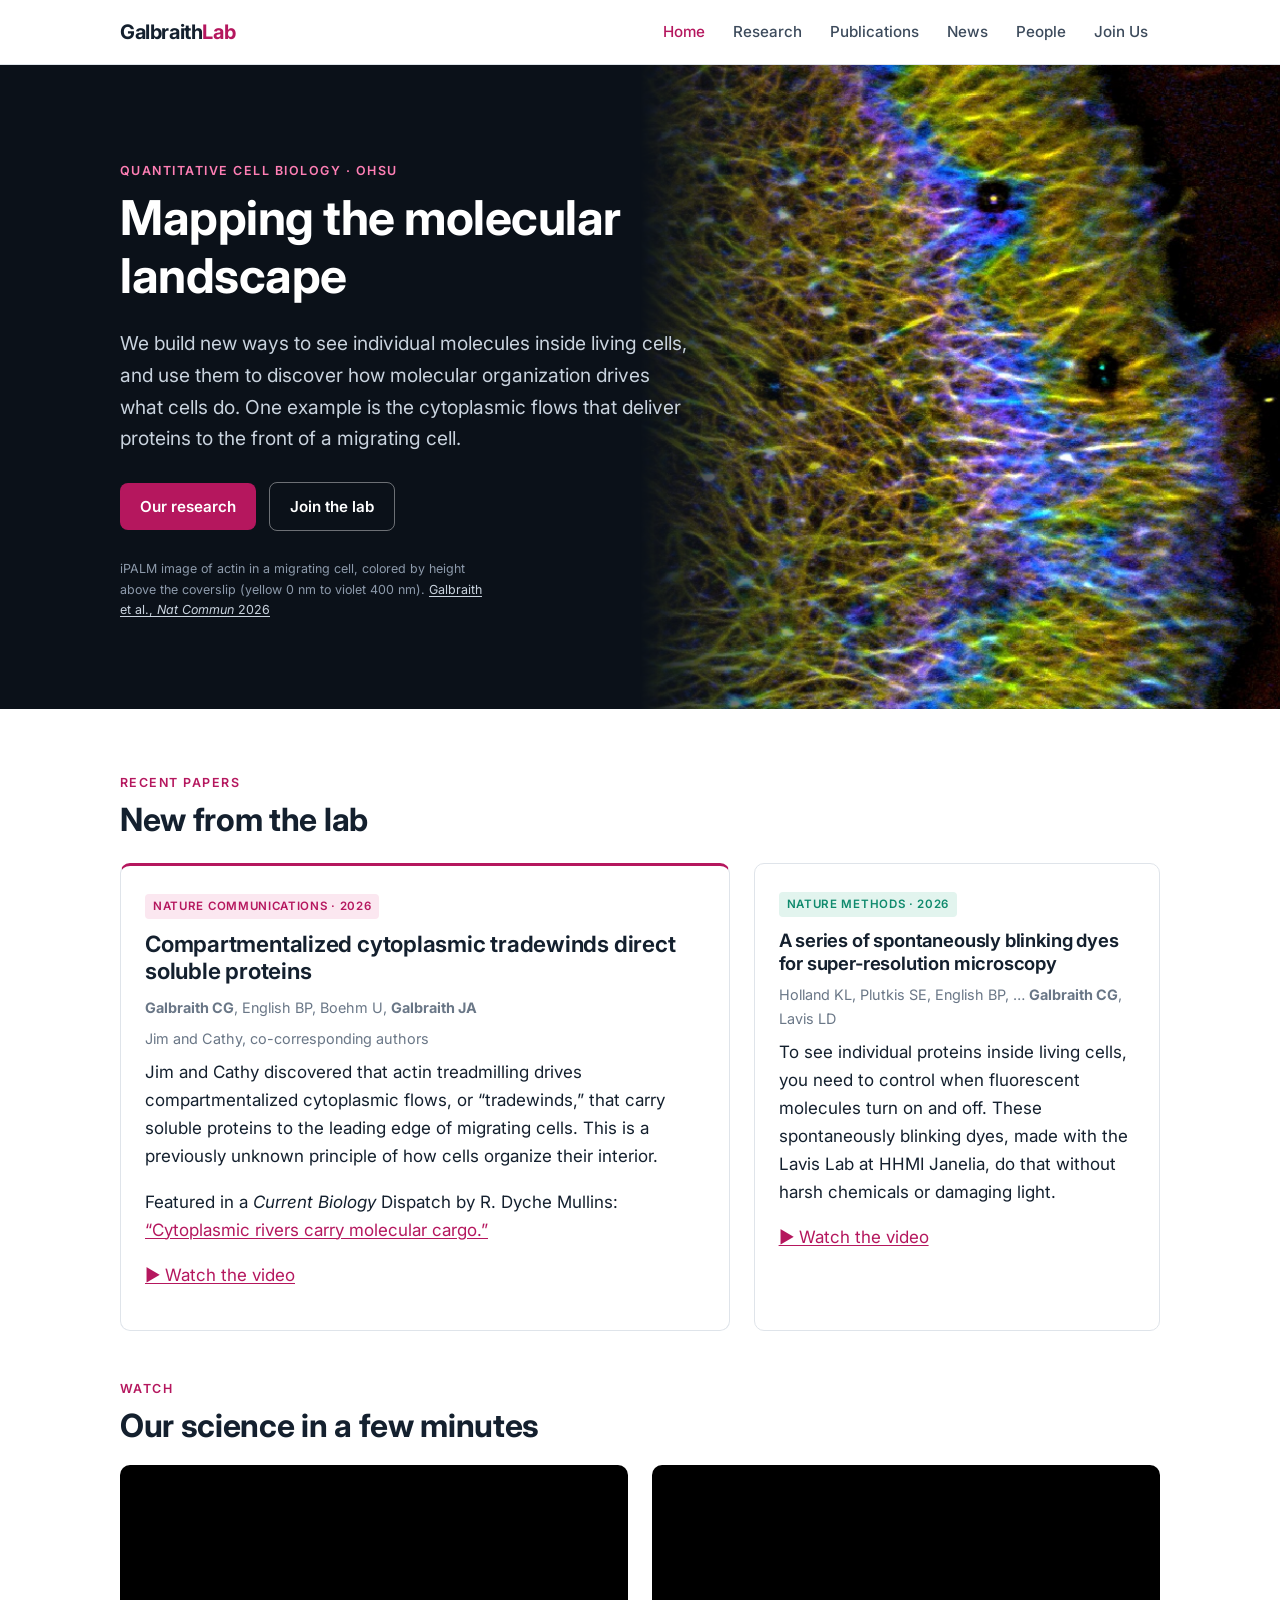
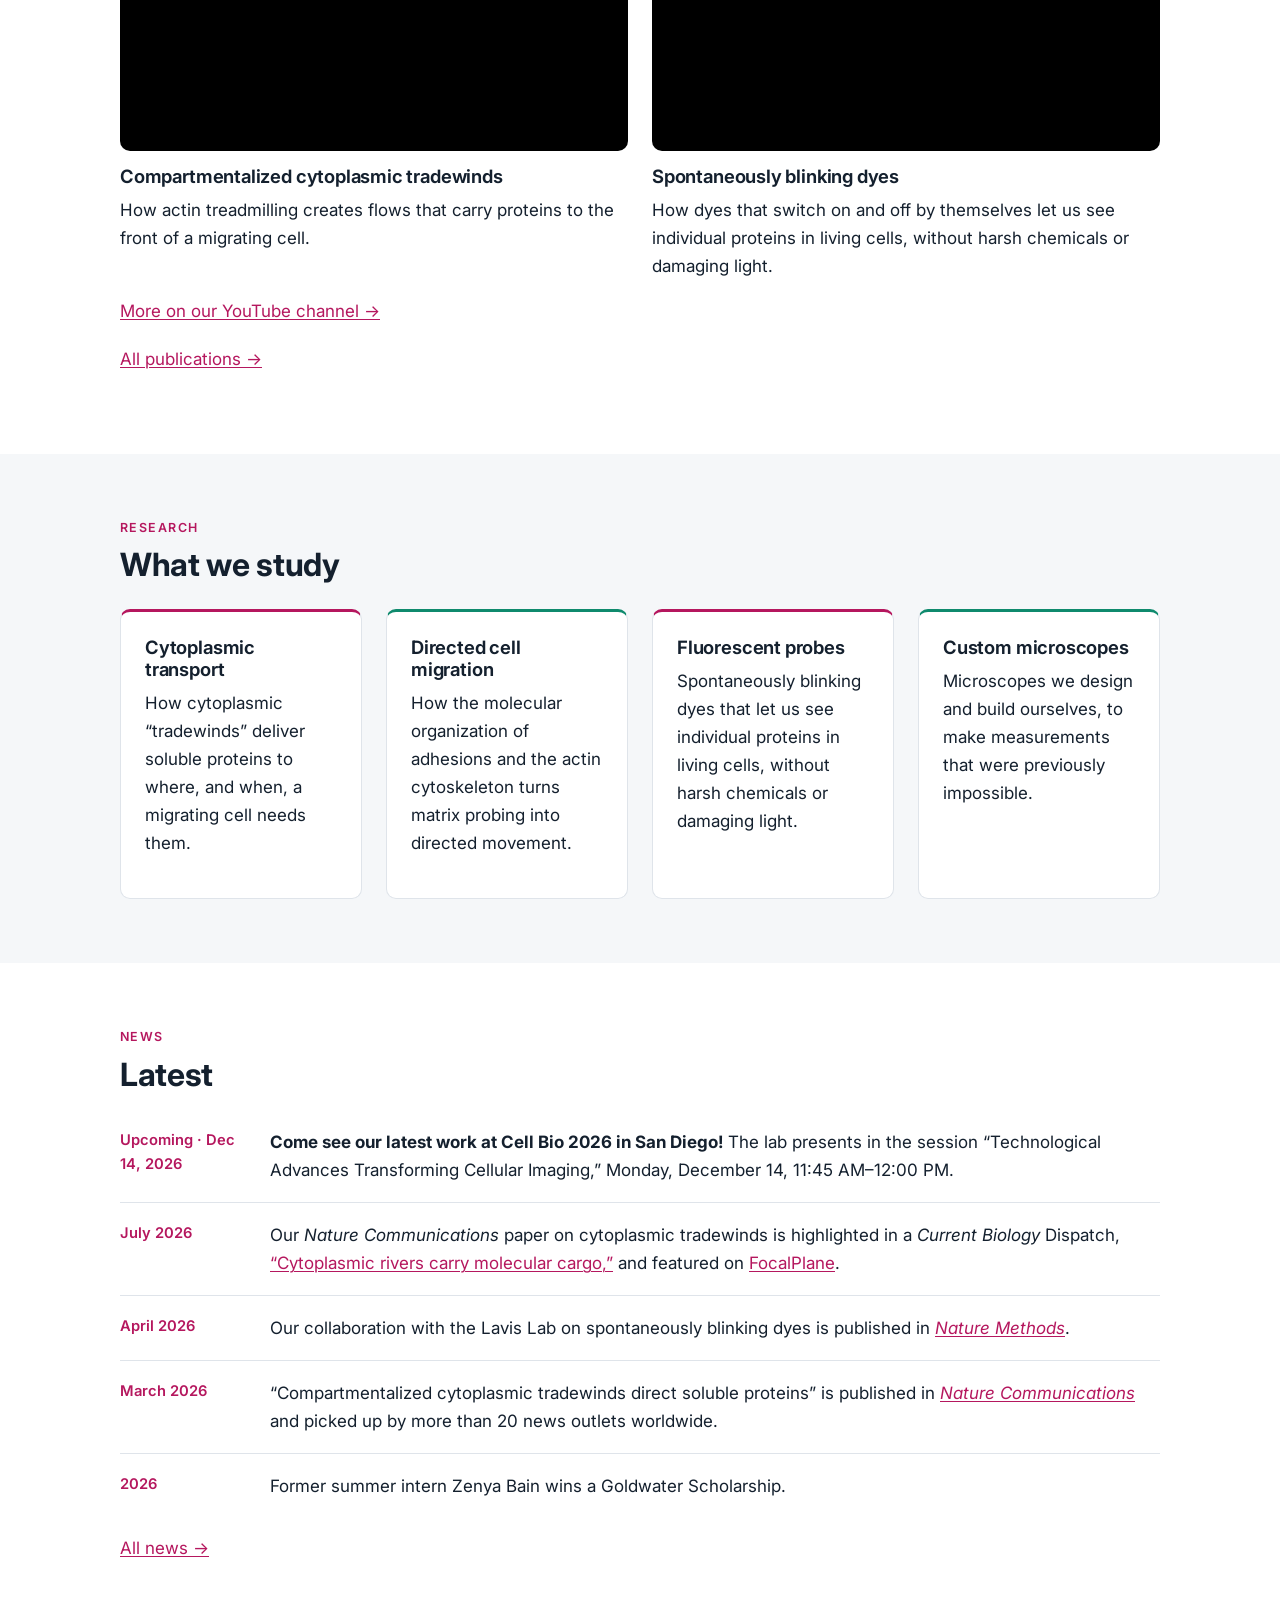
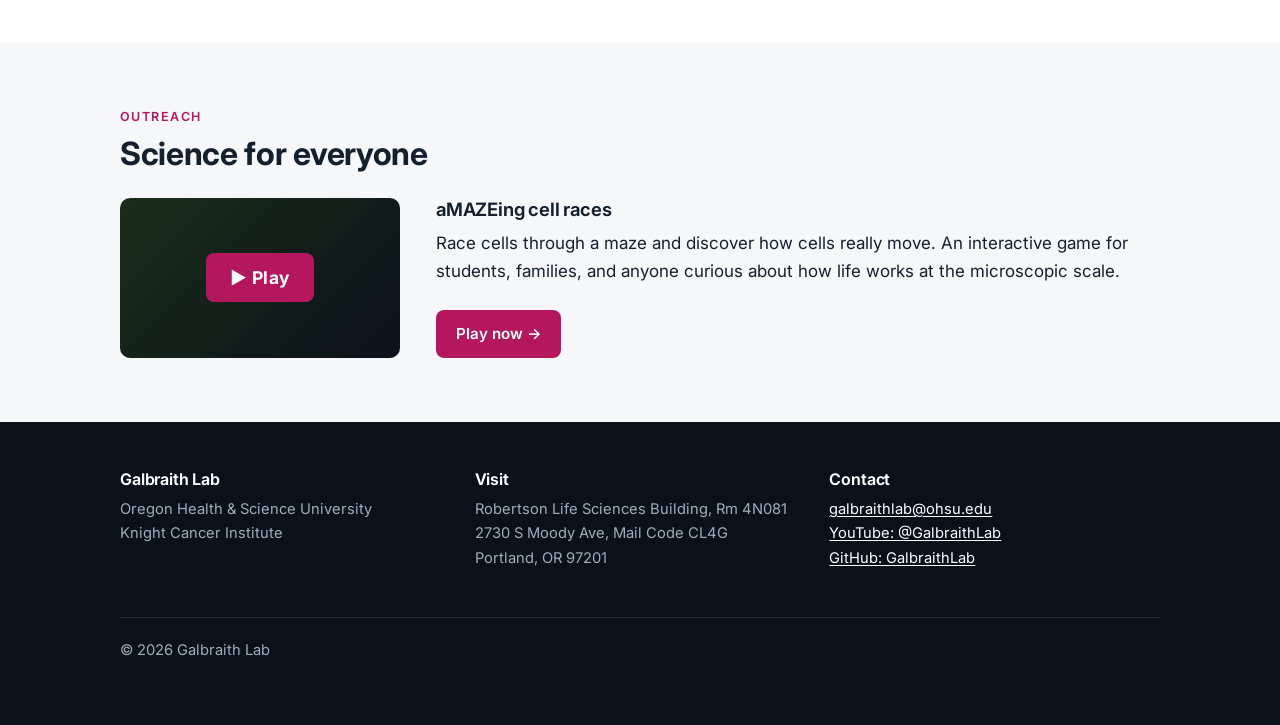
<file: index.html>
<!doctype html>
<html lang="en">
<head>
  <meta charset="utf-8">
  <meta name="viewport" content="width=device-width, initial-scale=1">
  <title>Galbraith Lab · OHSU</title>
  <meta name="description" content="The Galbraith Lab at OHSU builds new ways to watch individual molecules in living cells and uses them to discover how molecular organization drives cell behavior.">
  <link rel="preconnect" href="https://fonts.googleapis.com">
  <link rel="preconnect" href="https://fonts.gstatic.com" crossorigin>
  <link href="https://fonts.googleapis.com/css2?family=Inter:wght@400;500;600;700&display=swap" rel="stylesheet">
  <link rel="stylesheet" href="styles.css?v=10">
</head>
<body>
<header class="site-header">
  <div class="wrap">
    <a class="brand" href="index.html">Galbraith<span>Lab</span></a>
    <button class="nav-toggle" aria-controls="nav" aria-expanded="false">Menu</button>
    <nav class="nav" id="nav">
      <a href="index.html" aria-current="page">Home</a>
      <a href="research.html">Research</a>
      <a href="publications.html">Publications</a>
      <a href="news.html">News</a>
      <a href="people.html">People</a>
      <a href="join.html">Join Us</a>
    </nav>
  </div>
</header>

<main>
  <section class="hero">
    <div class="hero-img" role="img" aria-label="iPALM image of the actin cytoskeleton in a migrating cell, color-coded by height"></div>
    <div class="wrap">
      <div class="eyebrow">Quantitative cell biology · OHSU</div>
      <h1>Mapping the molecular landscape</h1>
      <p>We build new ways to see individual molecules inside living cells, and use them to discover how molecular organization drives what cells do. One example is the cytoplasmic flows that deliver proteins to the front of a migrating cell.</p>
      <a class="btn" href="research.html">Our research</a>
      <a class="btn ghost" href="join.html">Join the lab</a>
      <p class="hero-credit">iPALM image of actin in a migrating cell, colored by height above the coverslip (yellow 0 nm to violet 400 nm). <a href="https://doi.org/10.1038/s41467-026-70688-6">Galbraith et al., <i>Nat Commun</i> 2026</a></p>
    </div>
  </section>

  <section class="section">
    <div class="wrap">
      <div class="eyebrow">Recent papers</div>
      <h2>New from the lab</h2>
      <div class="grid grid-feature" style="margin-top:24px">
        <article class="card feature">
          <span class="tag">Nature Communications · 2026</span>
          <h3><a href="https://doi.org/10.1038/s41467-026-70688-6">Compartmentalized cytoplasmic tradewinds direct soluble proteins</a></h3>
          <p class="meta"><b>Galbraith CG</b>, English BP, Boehm U, <b>Galbraith JA</b></p>
          <p class="meta">Jim and Cathy, co-corresponding authors</p>
          <p>Jim and Cathy discovered that actin treadmilling drives compartmentalized cytoplasmic flows, or “tradewinds,” that carry soluble proteins to the leading edge of migrating cells. This is a previously unknown principle of how cells organize their interior.</p>
          <p>Featured in a <i>Current Biology</i> Dispatch by R. Dyche Mullins: <a href="https://doi.org/10.1016/j.cub.2026.05.040">“Cytoplasmic rivers carry molecular cargo.”</a></p>
          <p><a href="#videos">▶ Watch the video</a></p>
        </article>
        <article class="card">
          <span class="tag green">Nature Methods · 2026</span>
          <h3><a href="https://doi.org/10.1038/s41592-026-03062-5">A series of spontaneously blinking dyes for super-resolution microscopy</a></h3>
          <p class="meta">Holland KL, Plutkis SE, English BP, … <b>Galbraith CG</b>, Lavis LD</p>
          <p>To see individual proteins inside living cells, you need to control when fluorescent molecules turn on and off. These spontaneously blinking dyes, made with the Lavis Lab at HHMI Janelia, do that without harsh chemicals or damaging light.</p>
          <p><a href="#videos">▶ Watch the video</a></p>
        </article>
      </div>
      <div id="videos" style="margin-top:48px">
        <div class="eyebrow">Watch</div>
        <h2>Our science in a few minutes</h2>
        <div class="grid grid-2" style="margin-top:20px">
          <div>
            <div class="video"><iframe src="https://www.youtube-nocookie.com/embed/RQwMHwYDuhE" title="Compartmentalized Cytoplasmic Tradewinds" loading="lazy" allow="accelerometer; encrypted-media; gyroscope; picture-in-picture" allowfullscreen></iframe></div>
            <h3 style="margin-top:14px">Compartmentalized cytoplasmic tradewinds</h3>
            <p>How actin treadmilling creates flows that carry proteins to the front of a migrating cell.</p>
          </div>
          <div>
            <div class="video"><iframe src="https://www.youtube-nocookie.com/embed/coL69JX6J34" title="Spontaneously blinking dyes for super-resolution imaging" loading="lazy" allow="accelerometer; encrypted-media; gyroscope; picture-in-picture" allowfullscreen></iframe></div>
            <h3 style="margin-top:14px">Spontaneously blinking dyes</h3>
            <p>How dyes that switch on and off by themselves let us see individual proteins in living cells, without harsh chemicals or damaging light.</p>
          </div>
        </div>
        <p><a href="https://www.youtube.com/@GalbraithLab">More on our YouTube channel →</a></p>
      </div>
      <p style="margin-top:20px"><a href="publications.html">All publications →</a></p>
    </div>
  </section>

  <section class="section alt">
    <div class="wrap">
      <div class="eyebrow">Research</div>
      <h2>What we study</h2>
      <div class="grid grid-4" style="margin-top:24px">
        <div class="card research-card"><h3>Cytoplasmic transport</h3><p>How cytoplasmic “tradewinds” deliver soluble proteins to where, and when, a migrating cell needs them.</p></div>
        <div class="card research-card"><h3>Directed cell migration</h3><p>How the molecular organization of adhesions and the actin cytoskeleton turns matrix probing into directed movement.</p></div>
        <div class="card research-card"><h3>Fluorescent probes</h3><p>Spontaneously blinking dyes that let us see individual proteins in living cells, without harsh chemicals or damaging light.</p></div>
        <div class="card research-card"><h3>Custom microscopes</h3><p>Microscopes we design and build ourselves, to make measurements that were previously impossible.</p></div>
      </div>
    </div>
  </section>

  <section class="section">
    <div class="wrap">
      <div class="eyebrow">News</div>
      <h2>Latest</h2>
      <ul class="news">
        <li><time datetime="2026-12-14">Upcoming · Dec 14, 2026</time><p><b>Come see our latest work at Cell Bio 2026 in San Diego!</b> The lab presents in the session “Technological Advances Transforming Cellular Imaging,” Monday, December 14, 11:45 AM–12:00 PM.</p></li>
        <li><time datetime="2026-07">July 2026</time><p>Our <i>Nature Communications</i> paper on cytoplasmic tradewinds is highlighted in a <i>Current Biology</i> Dispatch, <a href="https://doi.org/10.1016/j.cub.2026.05.040">“Cytoplasmic rivers carry molecular cargo,”</a> and featured on <a href="https://focalplane.biologists.com/2026/07/09/compartmentalized-cytoplasmic-tradewinds/">FocalPlane</a>.</p></li>
        <li><time datetime="2026-04">April 2026</time><p>Our collaboration with the Lavis Lab on spontaneously blinking dyes is published in <a href="https://doi.org/10.1038/s41592-026-03062-5"><i>Nature Methods</i></a>.</p></li>
        <li><time datetime="2026-03">March 2026</time><p>“Compartmentalized cytoplasmic tradewinds direct soluble proteins” is published in <a href="https://doi.org/10.1038/s41467-026-70688-6"><i>Nature Communications</i></a> and picked up by more than 20 news outlets worldwide.</p></li>
        <li><time>2026</time><p>Former summer intern Zenya Bain wins a Goldwater Scholarship.</p></li>
      </ul>
      <p style="margin-top:16px"><a href="news.html">All news →</a></p>
    </div>
  </section>

  <section class="section alt">
    <div class="wrap">
      <div class="eyebrow">Outreach</div>
      <h2>Science for everyone</h2>
      <div class="outreach-card" style="margin-top:24px">
        <a href="https://galbraithlab.github.io/amazeing-cell-race/" class="play-tile" aria-label="Play aMAZEing Cell Races">
          <div class="play-tile-box outreach-tile">
            <div class="play-tile-inner">
              <span class="play-tile-btn">▶ Play</span>
            </div>
          </div>
        </a>
        <div class="outreach-text">
          <h3>aMAZEing cell races</h3>
          <p>Race cells through a maze and discover how cells really move. An interactive game for students, families, and anyone curious about how life works at the microscopic scale.</p>
          <a class="btn" href="https://galbraithlab.github.io/amazeing-cell-race/">Play now →</a>
        </div>
      </div>
    </div>
  </section>

</main>

<footer class="site-footer">
  <div class="wrap">
    <div class="grid">
      <div><h3>Galbraith Lab</h3><p>Oregon Health &amp; Science University<br>Knight Cancer Institute</p></div>
      <div><h3>Visit</h3><p>Robertson Life Sciences Building, Rm 4N081<br>2730 S Moody Ave, Mail Code CL4G<br>Portland, OR 97201</p></div>
      <div><h3>Contact</h3><p><a href="mailto:galbraithlab@ohsu.edu">galbraithlab@ohsu.edu</a><br><a href="https://www.youtube.com/@GalbraithLab">YouTube: @GalbraithLab</a><br><a href="https://github.com/GalbraithLab">GitHub: GalbraithLab</a></p></div>
    </div>
    <p class="copy">© <span data-year>2026</span> Galbraith Lab</p>
  </div>
</footer>
<script src="site.js?v=2"></script>
</body>
</html>
</file>
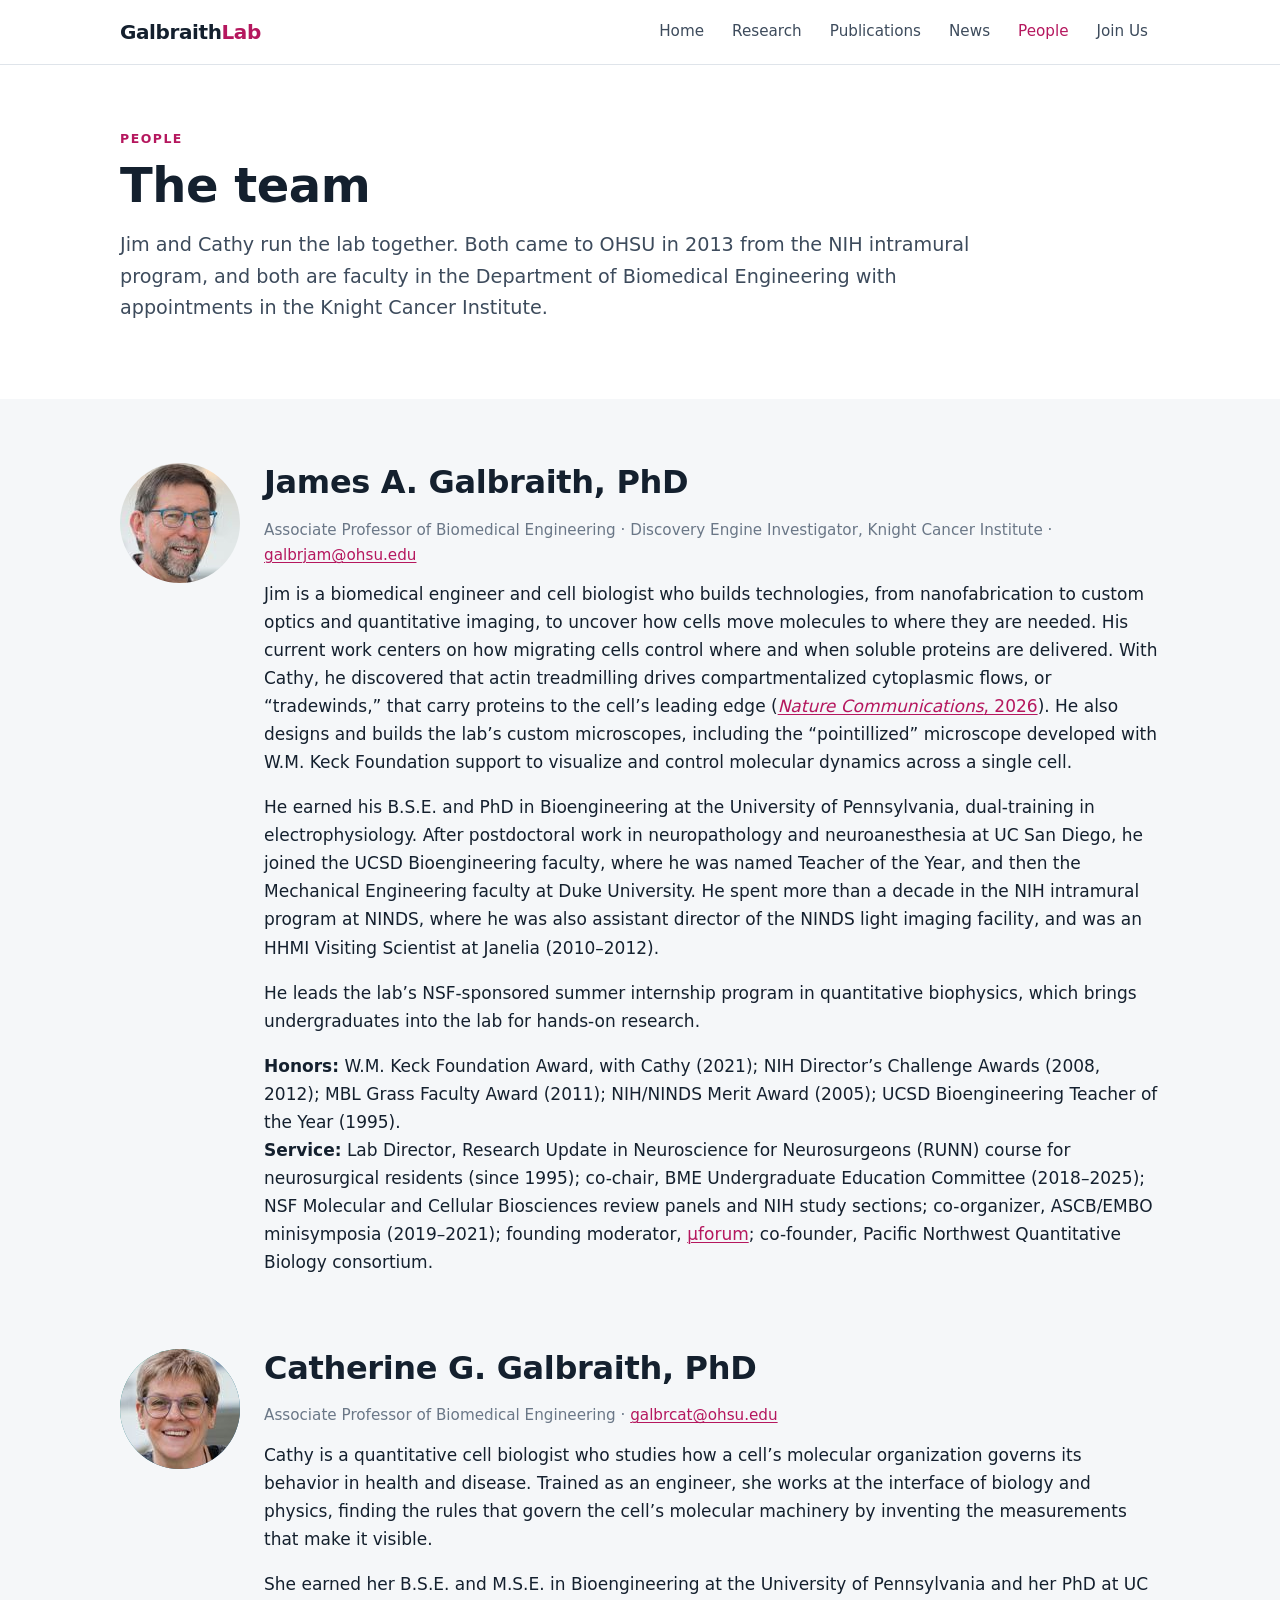
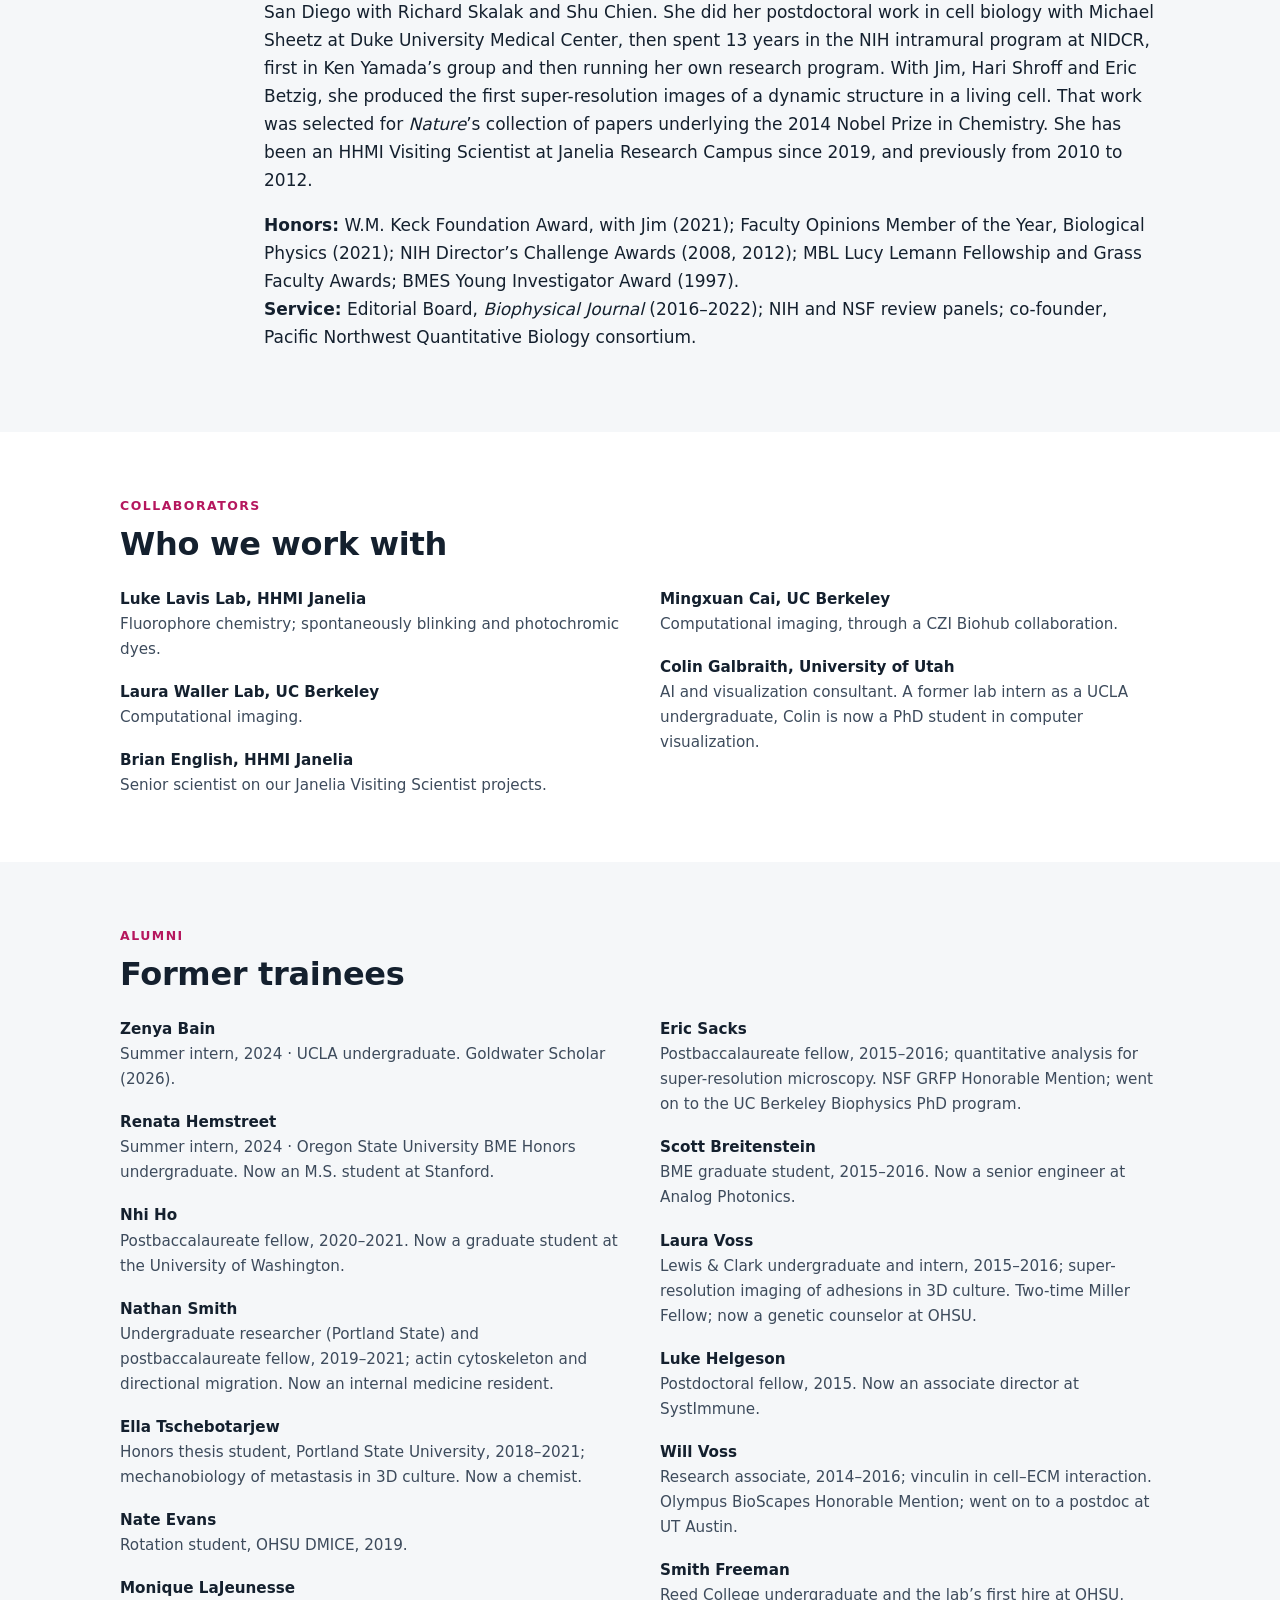
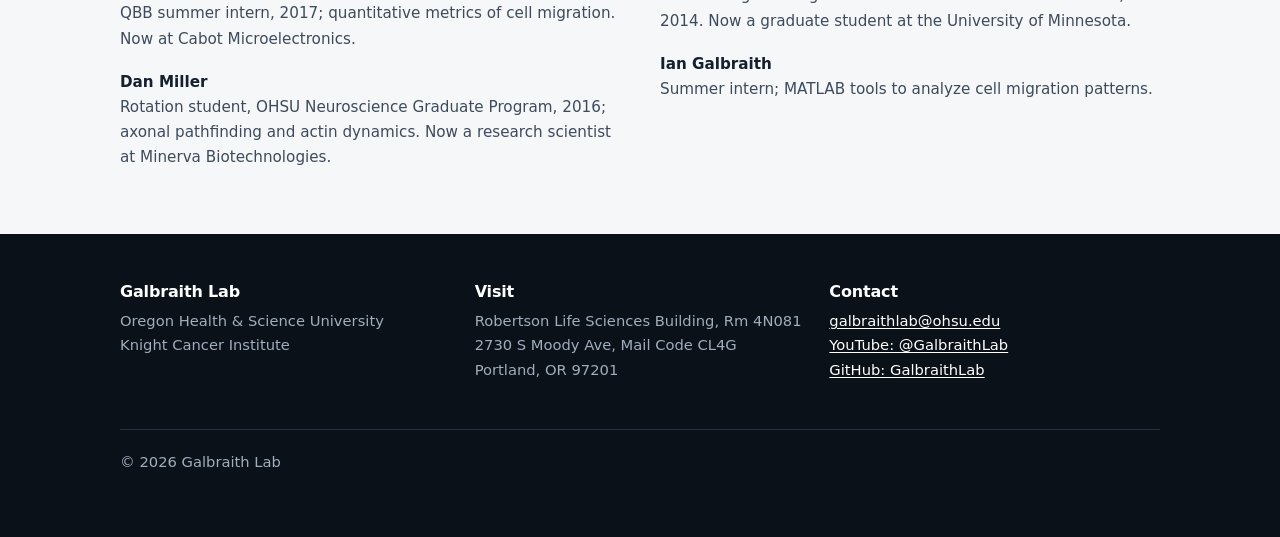
<file: about-us.html>
<!doctype html>
<html lang="en"><head><meta charset="utf-8"><title>Galbraith Lab</title>
<link rel="canonical" href="people.html"><meta http-equiv="refresh" content="0; url=people.html"></head>
<body><p>This page has moved to <a href="people.html">people.html</a>.</p></body></html>
</file>
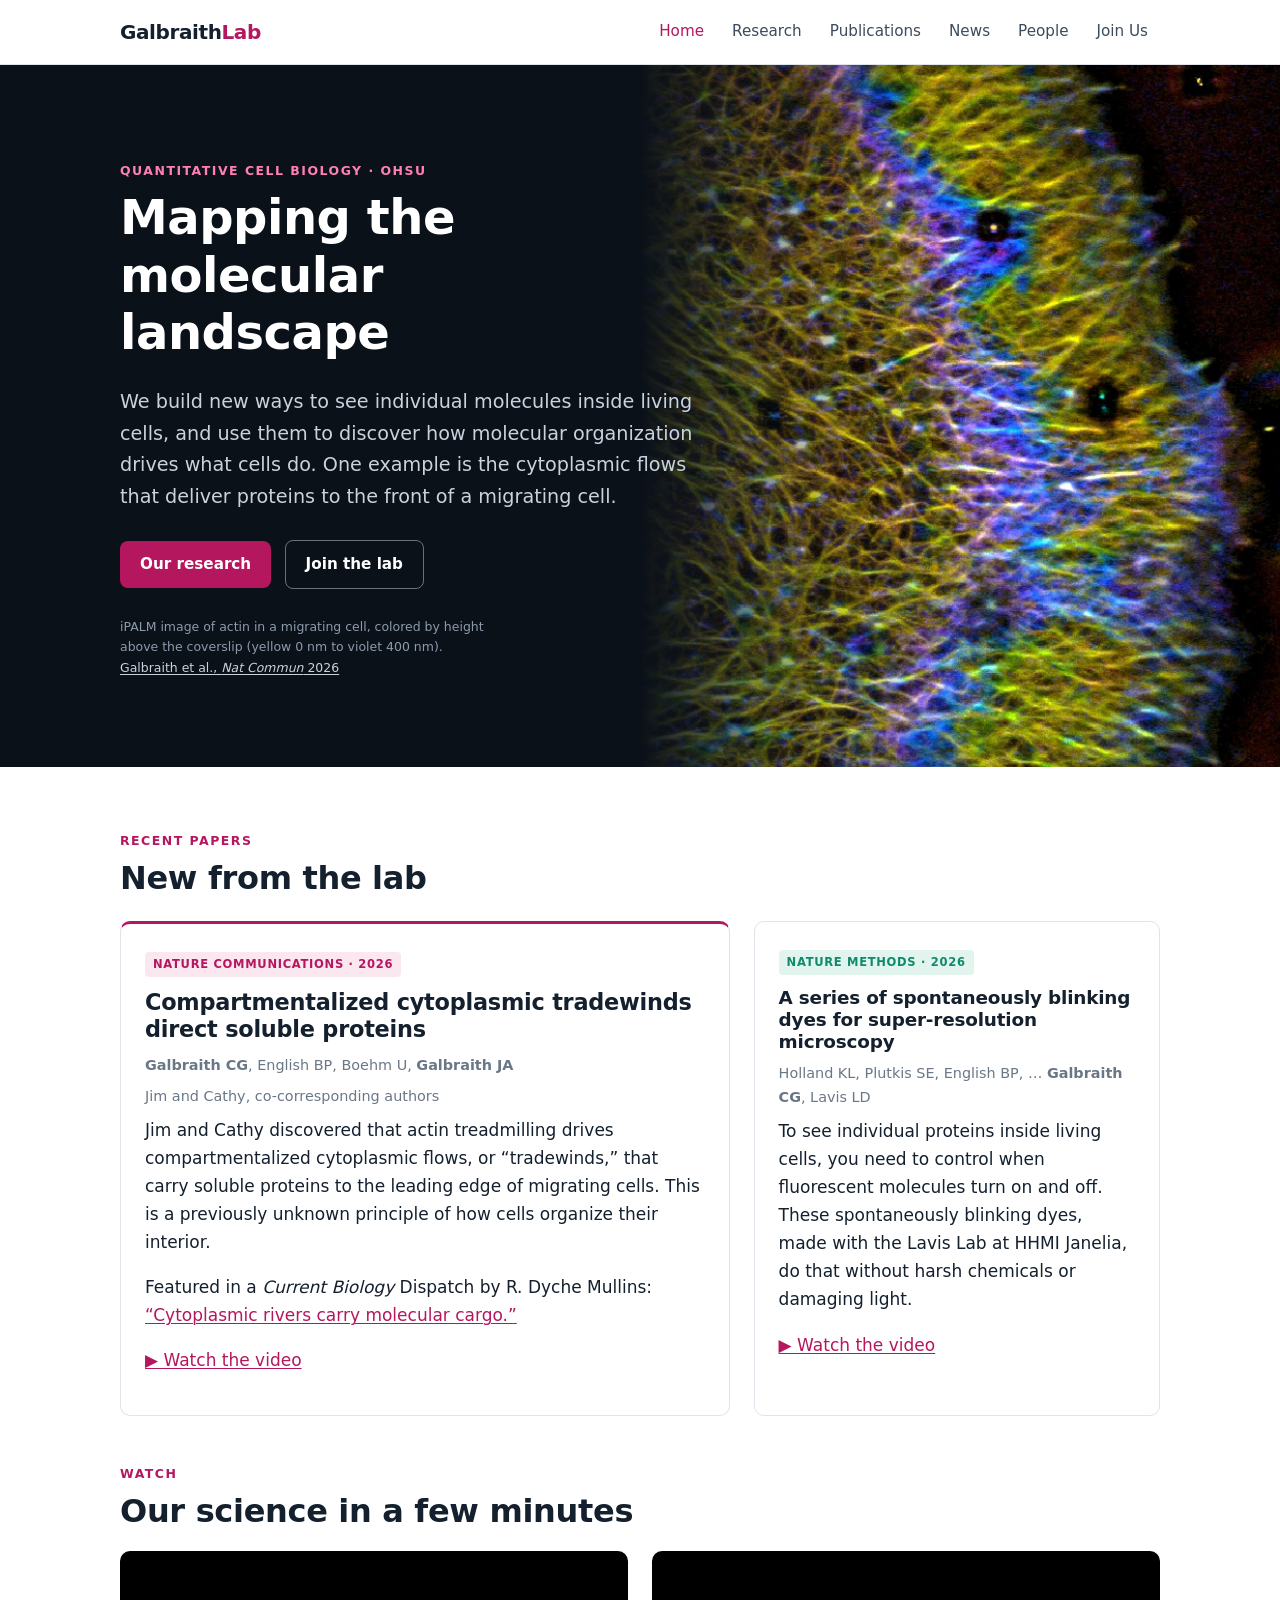
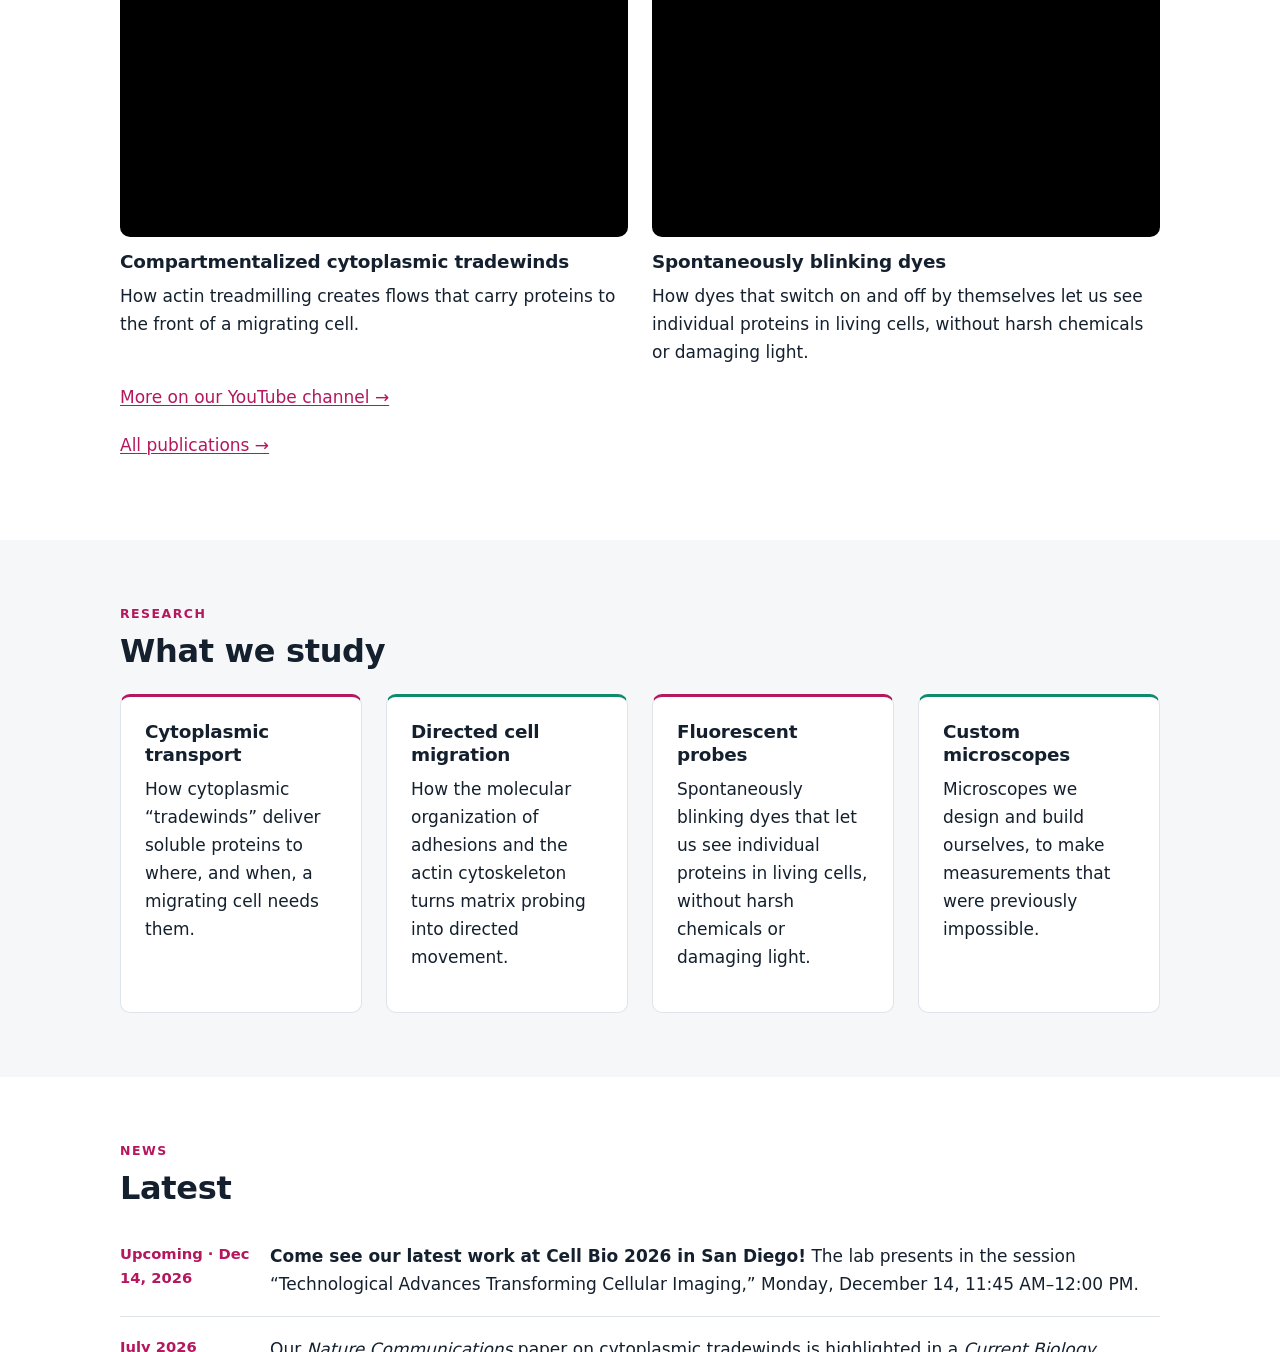
<file: home.html>
<!doctype html>
<html lang="en"><head><meta charset="utf-8"><title>Galbraith Lab</title>
<link rel="canonical" href="index.html"><meta http-equiv="refresh" content="0; url=index.html"></head>
<body><p>This page has moved to <a href="index.html">index.html</a>.</p></body></html>
</file>
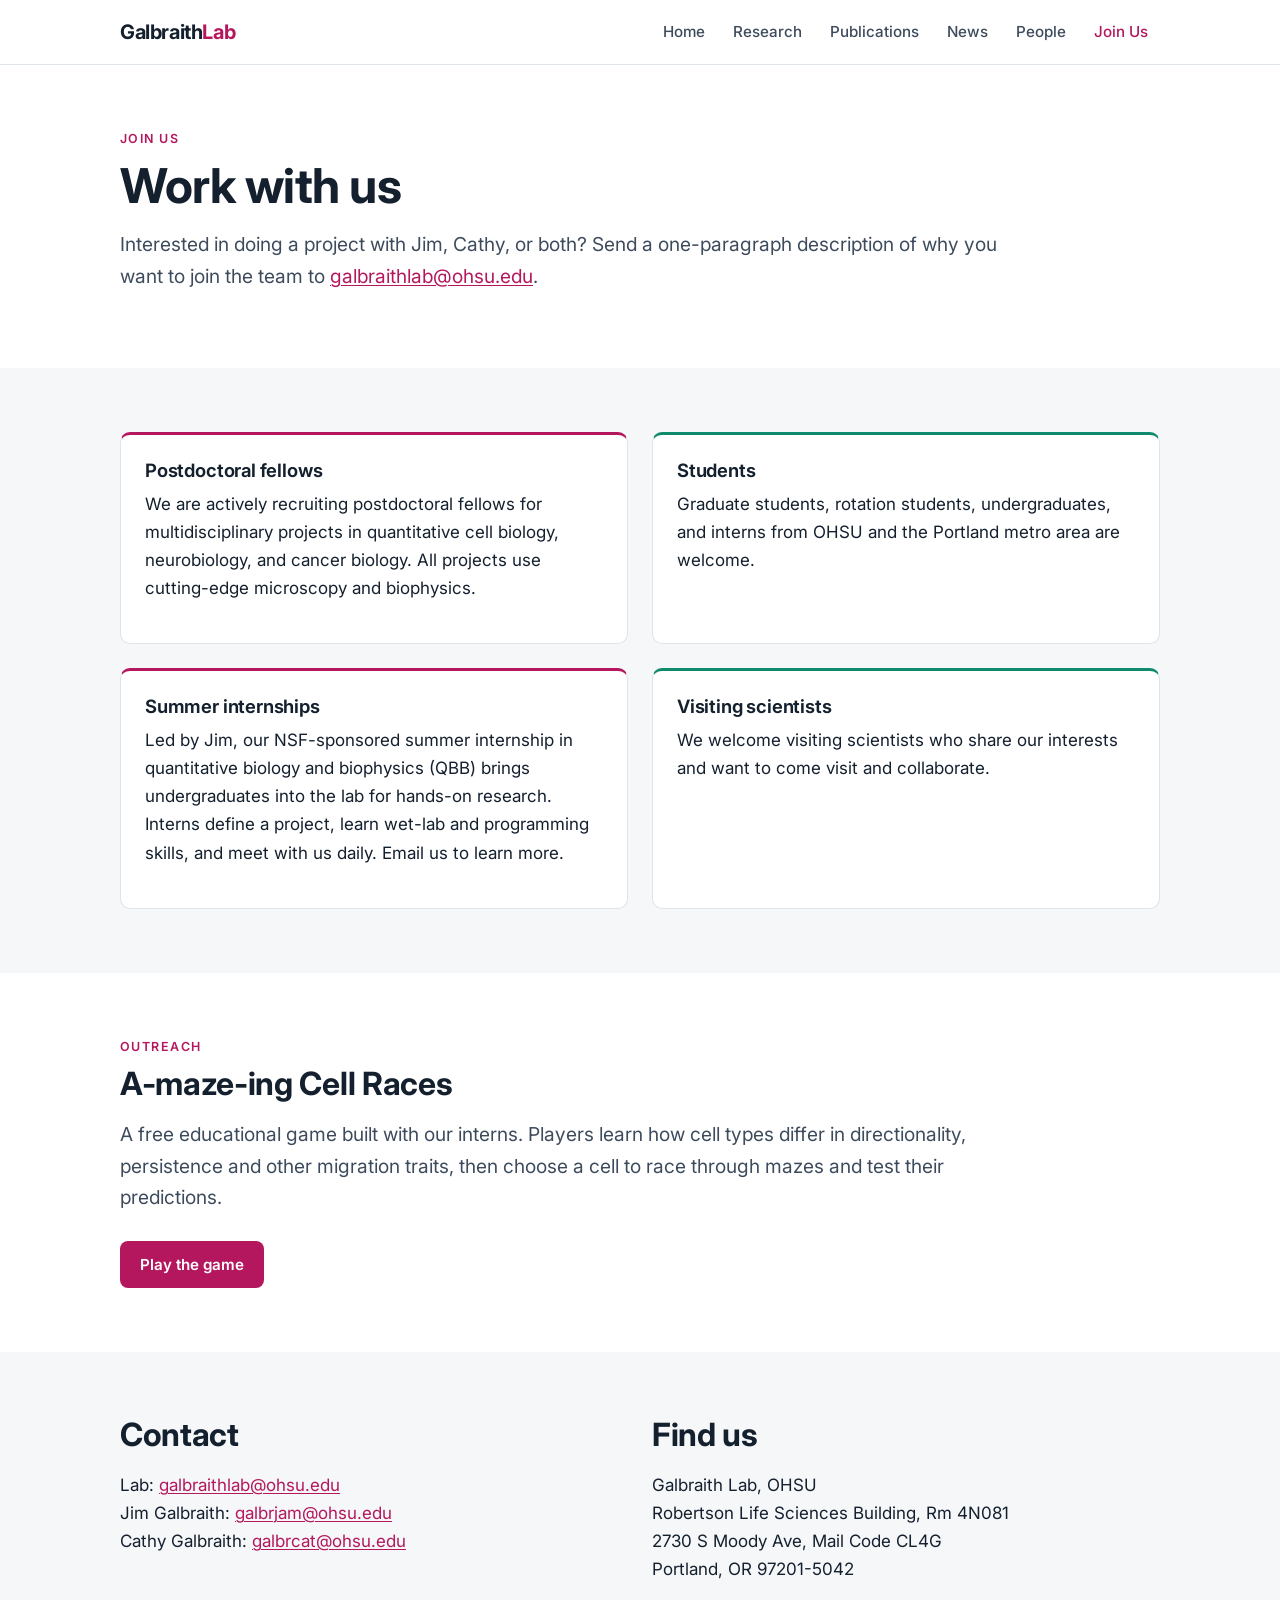
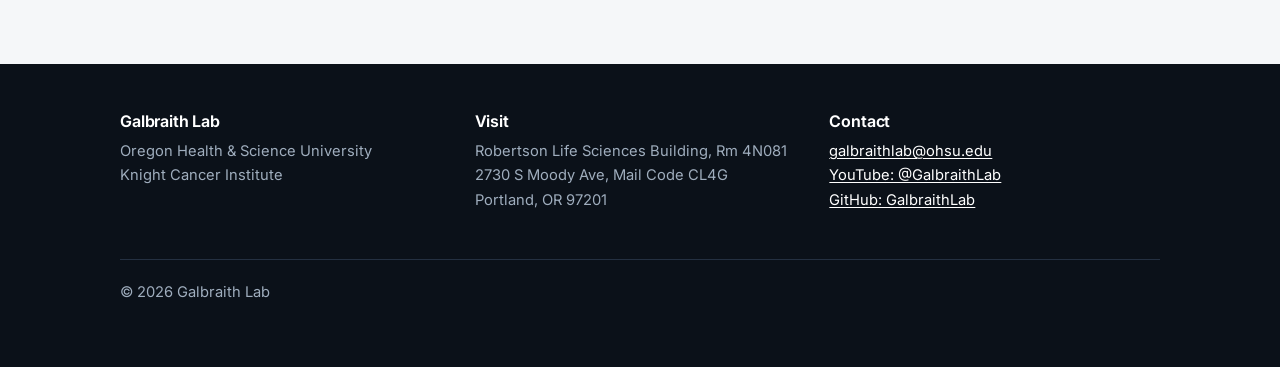
<file: join.html>
<!doctype html>
<html lang="en">
<head>
  <meta charset="utf-8">
  <meta name="viewport" content="width=device-width, initial-scale=1">
  <title>Join Us · Galbraith Lab</title>
  <meta name="description" content="Join the Galbraith Lab at OHSU: postdoctoral, graduate, undergraduate, and visiting scientist opportunities.">
  <link rel="preconnect" href="https://fonts.googleapis.com">
  <link rel="preconnect" href="https://fonts.gstatic.com" crossorigin>
  <link href="https://fonts.googleapis.com/css2?family=Inter:wght@400;500;600;700&display=swap" rel="stylesheet">
  <link rel="stylesheet" href="styles.css?v=10">
</head>
<body>
<header class="site-header">
  <div class="wrap">
    <a class="brand" href="index.html">Galbraith<span>Lab</span></a>
    <button class="nav-toggle" aria-controls="nav" aria-expanded="false">Menu</button>
    <nav class="nav" id="nav">
      <a href="index.html">Home</a>
      <a href="research.html">Research</a>
      <a href="publications.html">Publications</a>
      <a href="news.html">News</a>
      <a href="people.html">People</a>
      <a href="join.html" aria-current="page">Join Us</a>
    </nav>
  </div>
</header>

<main>
  <section class="section page-hero">
    <div class="wrap">
      <div class="eyebrow">Join us</div>
      <h1>Work with us</h1>
      <p class="lede">Interested in doing a project with Jim, Cathy, or both? Send a one-paragraph description of why you want to join the team to <a href="mailto:galbraithlab@ohsu.edu">galbraithlab@ohsu.edu</a>.</p>
    </div>
  </section>

  <section class="section alt">
    <div class="wrap">
      <div class="grid grid-2">
        <div class="card research-card"><h3>Postdoctoral fellows</h3><p>We are actively recruiting postdoctoral fellows for multidisciplinary projects in quantitative cell biology, neurobiology, and cancer biology. All projects use cutting-edge microscopy and biophysics.</p></div>
        <div class="card research-card"><h3>Students</h3><p>Graduate students, rotation students, undergraduates, and interns from OHSU and the Portland metro area are welcome.</p></div>
        <div class="card research-card"><h3>Summer internships</h3><p>Led by Jim, our NSF-sponsored summer internship in quantitative biology and biophysics (QBB) brings undergraduates into the lab for hands-on research. Interns define a project, learn wet-lab and programming skills, and meet with us daily. Email us to learn more.</p></div>
        <div class="card research-card"><h3>Visiting scientists</h3><p>We welcome visiting scientists who share our interests and want to come visit and collaborate.</p></div>
      </div>
    </div>
  </section>

  <section class="section">
    <div class="wrap">
      <div class="eyebrow">Outreach</div>
      <h2>A-maze-ing Cell Races</h2>
      <p class="lede">A free educational game built with our interns. Players learn how cell types differ in directionality, persistence and other migration traits, then choose a cell to race through mazes and test their predictions.</p>
      <a class="btn" href="https://galbraithlab.github.io/amazeing-cell-race/">Play the game</a>
    </div>
  </section>

  <section class="section alt">
    <div class="wrap">
      <div class="grid grid-2">
        <div>
          <h2>Contact</h2>
          <p>Lab: <a href="mailto:galbraithlab@ohsu.edu">galbraithlab@ohsu.edu</a><br>
          Jim Galbraith: <a href="mailto:galbrjam@ohsu.edu">galbrjam@ohsu.edu</a><br>
          Cathy Galbraith: <a href="mailto:galbrcat@ohsu.edu">galbrcat@ohsu.edu</a></p>
        </div>
        <div>
          <h2>Find us</h2>
          <p>Galbraith Lab, OHSU<br>Robertson Life Sciences Building, Rm 4N081<br>2730 S Moody Ave, Mail Code CL4G<br>Portland, OR 97201-5042</p>
        </div>
      </div>
    </div>
  </section>
</main>

<footer class="site-footer">
  <div class="wrap">
    <div class="grid">
      <div><h3>Galbraith Lab</h3><p>Oregon Health &amp; Science University<br>Knight Cancer Institute</p></div>
      <div><h3>Visit</h3><p>Robertson Life Sciences Building, Rm 4N081<br>2730 S Moody Ave, Mail Code CL4G<br>Portland, OR 97201</p></div>
      <div><h3>Contact</h3><p><a href="mailto:galbraithlab@ohsu.edu">galbraithlab@ohsu.edu</a><br><a href="https://www.youtube.com/@GalbraithLab">YouTube: @GalbraithLab</a><br><a href="https://github.com/GalbraithLab">GitHub: GalbraithLab</a></p></div>
    </div>
    <p class="copy">© <span data-year>2026</span> Galbraith Lab</p>
  </div>
</footer>
<script src="site.js?v=2"></script>
</body>
</html>
</file>
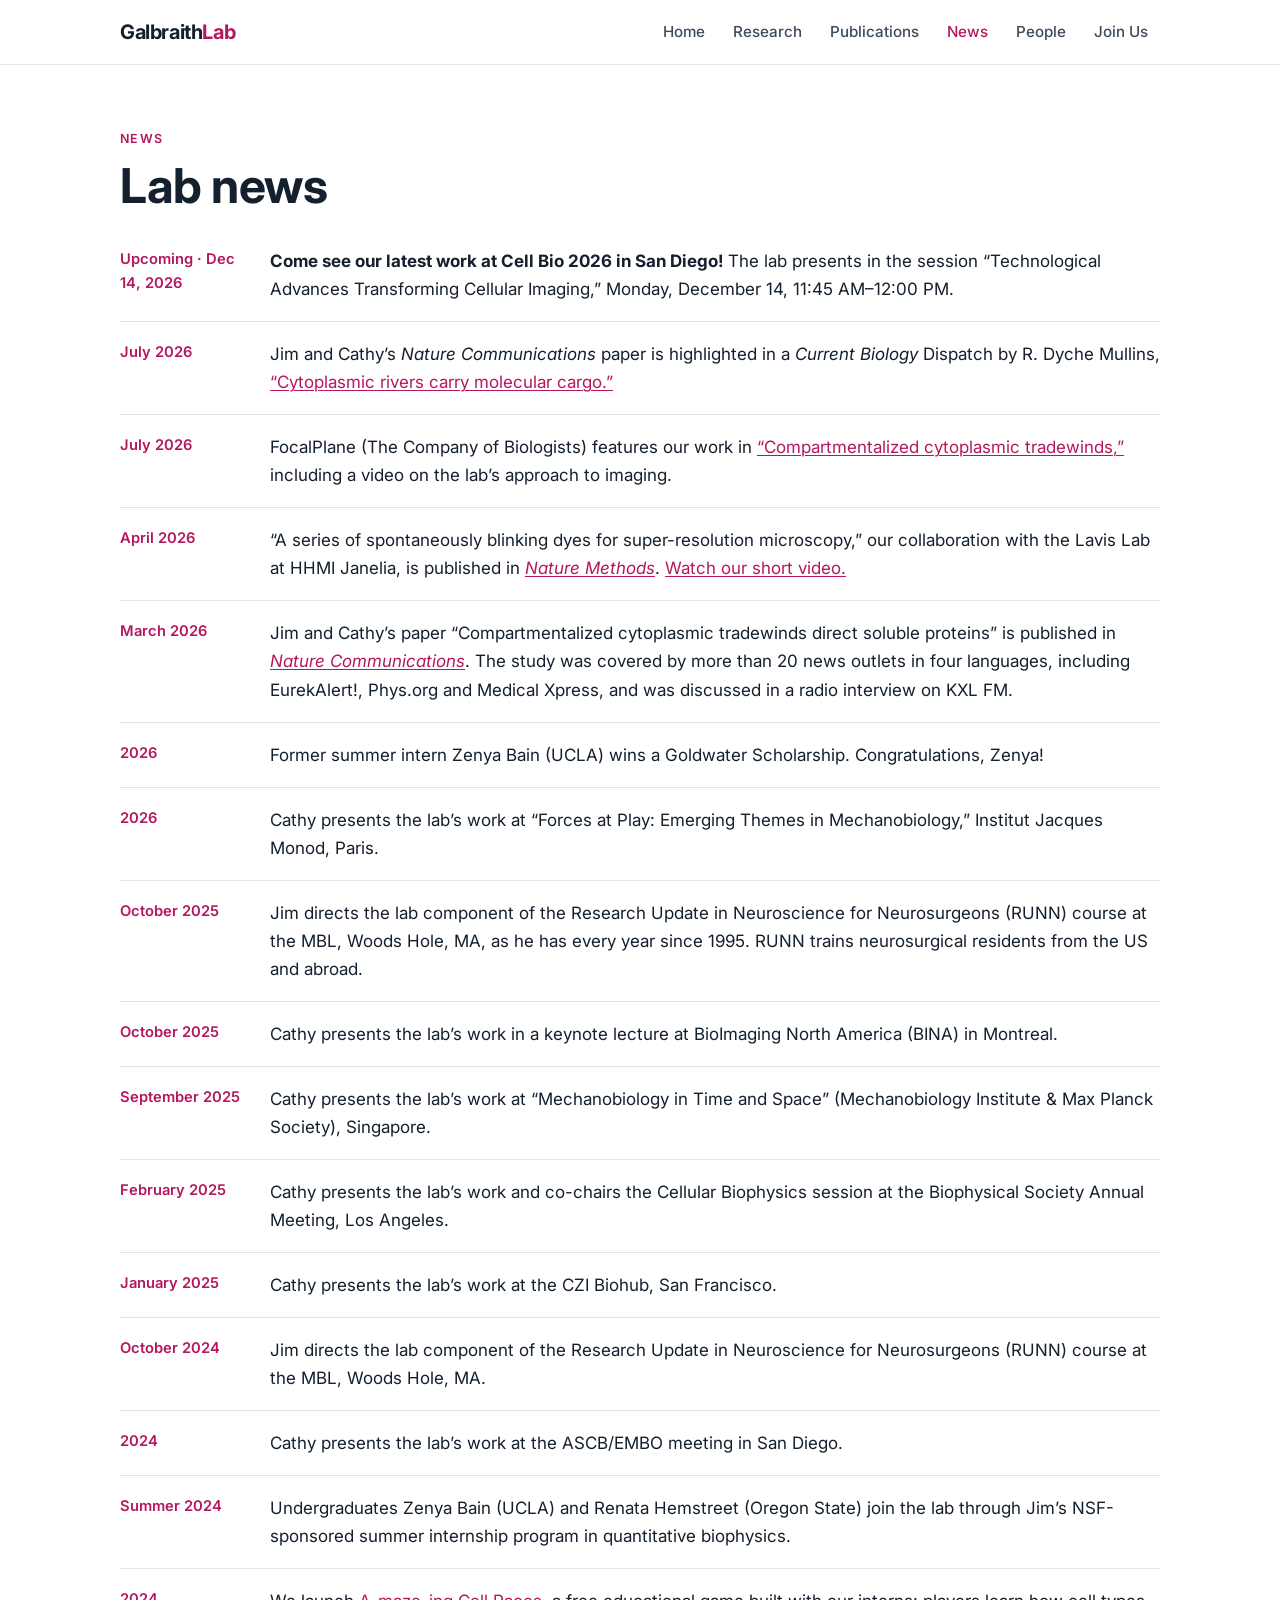
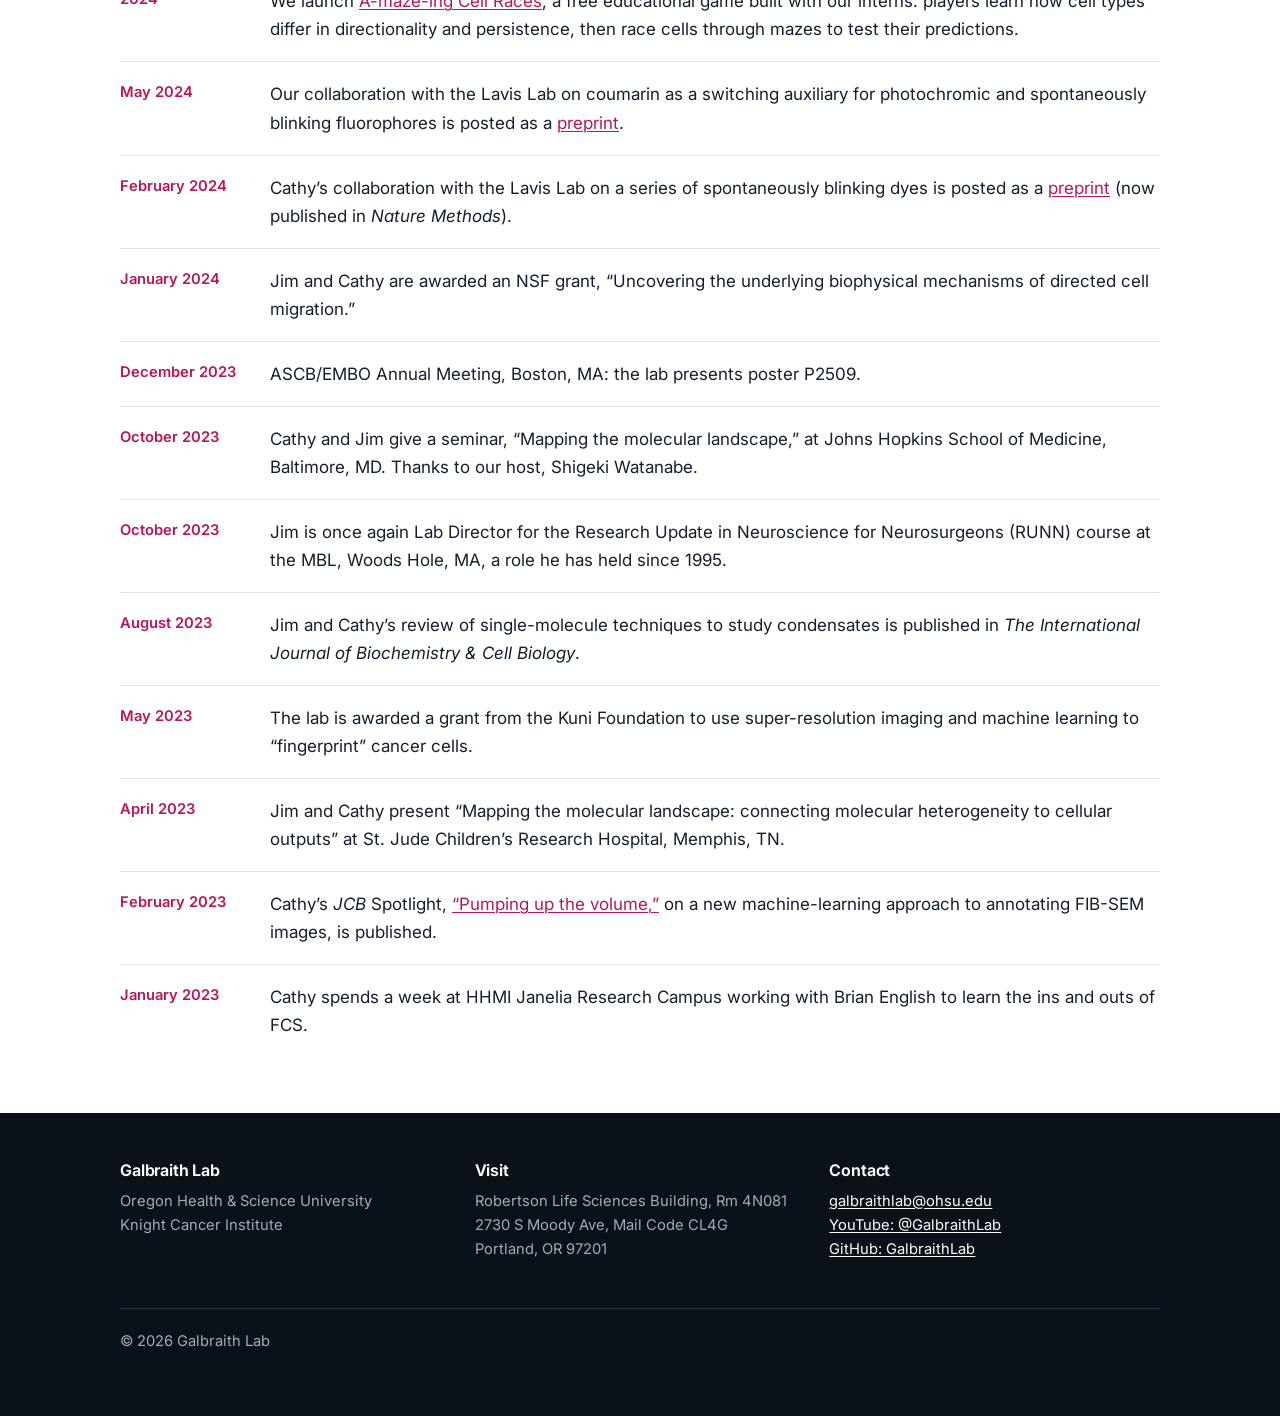
<file: news.html>
<!doctype html>
<html lang="en">
<head>
  <meta charset="utf-8">
  <meta name="viewport" content="width=device-width, initial-scale=1">
  <title>News · Galbraith Lab</title>
  <meta name="description" content="News from the Galbraith Lab at OHSU.">
  <link rel="preconnect" href="https://fonts.googleapis.com">
  <link rel="preconnect" href="https://fonts.gstatic.com" crossorigin>
  <link href="https://fonts.googleapis.com/css2?family=Inter:wght@400;500;600;700&display=swap" rel="stylesheet">
  <link rel="stylesheet" href="styles.css?v=10">
</head>
<body>
<header class="site-header">
  <div class="wrap">
    <a class="brand" href="index.html">Galbraith<span>Lab</span></a>
    <button class="nav-toggle" aria-controls="nav" aria-expanded="false">Menu</button>
    <nav class="nav" id="nav">
      <a href="index.html">Home</a>
      <a href="research.html">Research</a>
      <a href="publications.html">Publications</a>
      <a href="news.html" aria-current="page">News</a>
      <a href="people.html">People</a>
      <a href="join.html">Join Us</a>
    </nav>
  </div>
</header>

<main>
  <section class="section page-hero">
    <div class="wrap">
      <div class="eyebrow">News</div>
      <h1>Lab news</h1>
      <ul class="news">
        <li><time datetime="2026-12-14">Upcoming · Dec 14, 2026</time><p><b>Come see our latest work at Cell Bio 2026 in San Diego!</b> The lab presents in the session “Technological Advances Transforming Cellular Imaging,” Monday, December 14, 11:45 AM–12:00 PM.</p></li>
        <li><time>July 2026</time><p>Jim and Cathy’s <i>Nature Communications</i> paper is highlighted in a <i>Current Biology</i> Dispatch by R. Dyche Mullins, <a href="https://doi.org/10.1016/j.cub.2026.05.040">“Cytoplasmic rivers carry molecular cargo.”</a></p></li>
        <li><time>July 2026</time><p>FocalPlane (The Company of Biologists) features our work in <a href="https://focalplane.biologists.com/2026/07/09/compartmentalized-cytoplasmic-tradewinds/">“Compartmentalized cytoplasmic tradewinds,”</a> including a video on the lab’s approach to imaging.</p></li>
        <li><time>April 2026</time><p>“A series of spontaneously blinking dyes for super-resolution microscopy,” our collaboration with the Lavis Lab at HHMI Janelia, is published in <a href="https://doi.org/10.1038/s41592-026-03062-5"><i>Nature Methods</i></a>. <a href="https://www.youtube.com/watch?v=coL69JX6J34">Watch our short video.</a></p></li>
        <li><time>March 2026</time><p>Jim and Cathy’s paper “Compartmentalized cytoplasmic tradewinds direct soluble proteins” is published in <a href="https://doi.org/10.1038/s41467-026-70688-6"><i>Nature Communications</i></a>. The study was covered by more than 20 news outlets in four languages, including EurekAlert!, Phys.org and Medical Xpress, and was discussed in a radio interview on KXL FM.</p></li>
        <li><time>2026</time><p>Former summer intern Zenya Bain (UCLA) wins a Goldwater Scholarship. Congratulations, Zenya!</p></li>
        <li><time>2026</time><p>Cathy presents the lab’s work at “Forces at Play: Emerging Themes in Mechanobiology,” Institut Jacques Monod, Paris.</p></li>
        <li><time>October 2025</time><p>Jim directs the lab component of the Research Update in Neuroscience for Neurosurgeons (RUNN) course at the MBL, Woods Hole, MA, as he has every year since 1995. RUNN trains neurosurgical residents from the US and abroad.</p></li>
        <li><time>October 2025</time><p>Cathy presents the lab’s work in a keynote lecture at BioImaging North America (BINA) in Montreal.</p></li>
        <li><time>September 2025</time><p>Cathy presents the lab’s work at “Mechanobiology in Time and Space” (Mechanobiology Institute &amp; Max Planck Society), Singapore.</p></li>
        <li><time>February 2025</time><p>Cathy presents the lab’s work and co-chairs the Cellular Biophysics session at the Biophysical Society Annual Meeting, Los Angeles.</p></li>
        <li><time>January 2025</time><p>Cathy presents the lab’s work at the CZI Biohub, San Francisco.</p></li>
        <li><time>October 2024</time><p>Jim directs the lab component of the Research Update in Neuroscience for Neurosurgeons (RUNN) course at the MBL, Woods Hole, MA.</p></li>
        <li><time>2024</time><p>Cathy presents the lab’s work at the ASCB/EMBO meeting in San Diego.</p></li>
        <li><time>Summer 2024</time><p>Undergraduates Zenya Bain (UCLA) and Renata Hemstreet (Oregon State) join the lab through Jim’s NSF-sponsored summer internship program in quantitative biophysics.</p></li>
        <li><time>2024</time><p>We launch <a href="https://galbraithlab.github.io/amazeing-cell-race/">A-maze-ing Cell Races</a>, a free educational game built with our interns: players learn how cell types differ in directionality and persistence, then race cells through mazes to test their predictions.</p></li>
        <li><time>May 2024</time><p>Our collaboration with the Lavis Lab on coumarin as a switching auxiliary for photochromic and spontaneously blinking fluorophores is posted as a <a href="https://doi.org/10.1101/2024.05.12.593749">preprint</a>.</p></li>
        <li><time>February 2024</time><p>Cathy’s collaboration with the Lavis Lab on a series of spontaneously blinking dyes is posted as a <a href="https://www.biorxiv.org/content/10.1101/2024.02.23.581625v1">preprint</a> (now published in <i>Nature Methods</i>).</p></li>
        <li><time>January 2024</time><p>Jim and Cathy are awarded an NSF grant, “Uncovering the underlying biophysical mechanisms of directed cell migration.”</p></li>
        <li><time>December 2023</time><p>ASCB/EMBO Annual Meeting, Boston, MA: the lab presents poster P2509.</p></li>
        <li><time>October 2023</time><p>Cathy and Jim give a seminar, “Mapping the molecular landscape,” at Johns Hopkins School of Medicine, Baltimore, MD. Thanks to our host, Shigeki Watanabe.</p></li>
        <li><time>October 2023</time><p>Jim is once again Lab Director for the Research Update in Neuroscience for Neurosurgeons (RUNN) course at the MBL, Woods Hole, MA, a role he has held since 1995.</p></li>
        <li><time>August 2023</time><p>Jim and Cathy’s review of single-molecule techniques to study condensates is published in <i>The International Journal of Biochemistry &amp; Cell Biology</i>.</p></li>
        <li><time>May 2023</time><p>The lab is awarded a grant from the Kuni Foundation to use super-resolution imaging and machine learning to “fingerprint” cancer cells.</p></li>
        <li><time>April 2023</time><p>Jim and Cathy present “Mapping the molecular landscape: connecting molecular heterogeneity to cellular outputs” at St. Jude Children’s Research Hospital, Memphis, TN.</p></li>
        <li><time>February 2023</time><p>Cathy’s <i>JCB</i> Spotlight, <a href="https://doi.org/10.1083/jcb.202212042">“Pumping up the volume,”</a> on a new machine-learning approach to annotating FIB-SEM images, is published.</p></li>
        <li><time>January 2023</time><p>Cathy spends a week at HHMI Janelia Research Campus working with Brian English to learn the ins and outs of FCS.</p></li>
      </ul>
    </div>
  </section>
</main>

<footer class="site-footer">
  <div class="wrap">
    <div class="grid">
      <div><h3>Galbraith Lab</h3><p>Oregon Health &amp; Science University<br>Knight Cancer Institute</p></div>
      <div><h3>Visit</h3><p>Robertson Life Sciences Building, Rm 4N081<br>2730 S Moody Ave, Mail Code CL4G<br>Portland, OR 97201</p></div>
      <div><h3>Contact</h3><p><a href="mailto:galbraithlab@ohsu.edu">galbraithlab@ohsu.edu</a><br><a href="https://www.youtube.com/@GalbraithLab">YouTube: @GalbraithLab</a><br><a href="https://github.com/GalbraithLab">GitHub: GalbraithLab</a></p></div>
    </div>
    <p class="copy">© <span data-year>2026</span> Galbraith Lab</p>
  </div>
</footer>
<script src="site.js?v=2"></script>
</body>
</html>
</file>
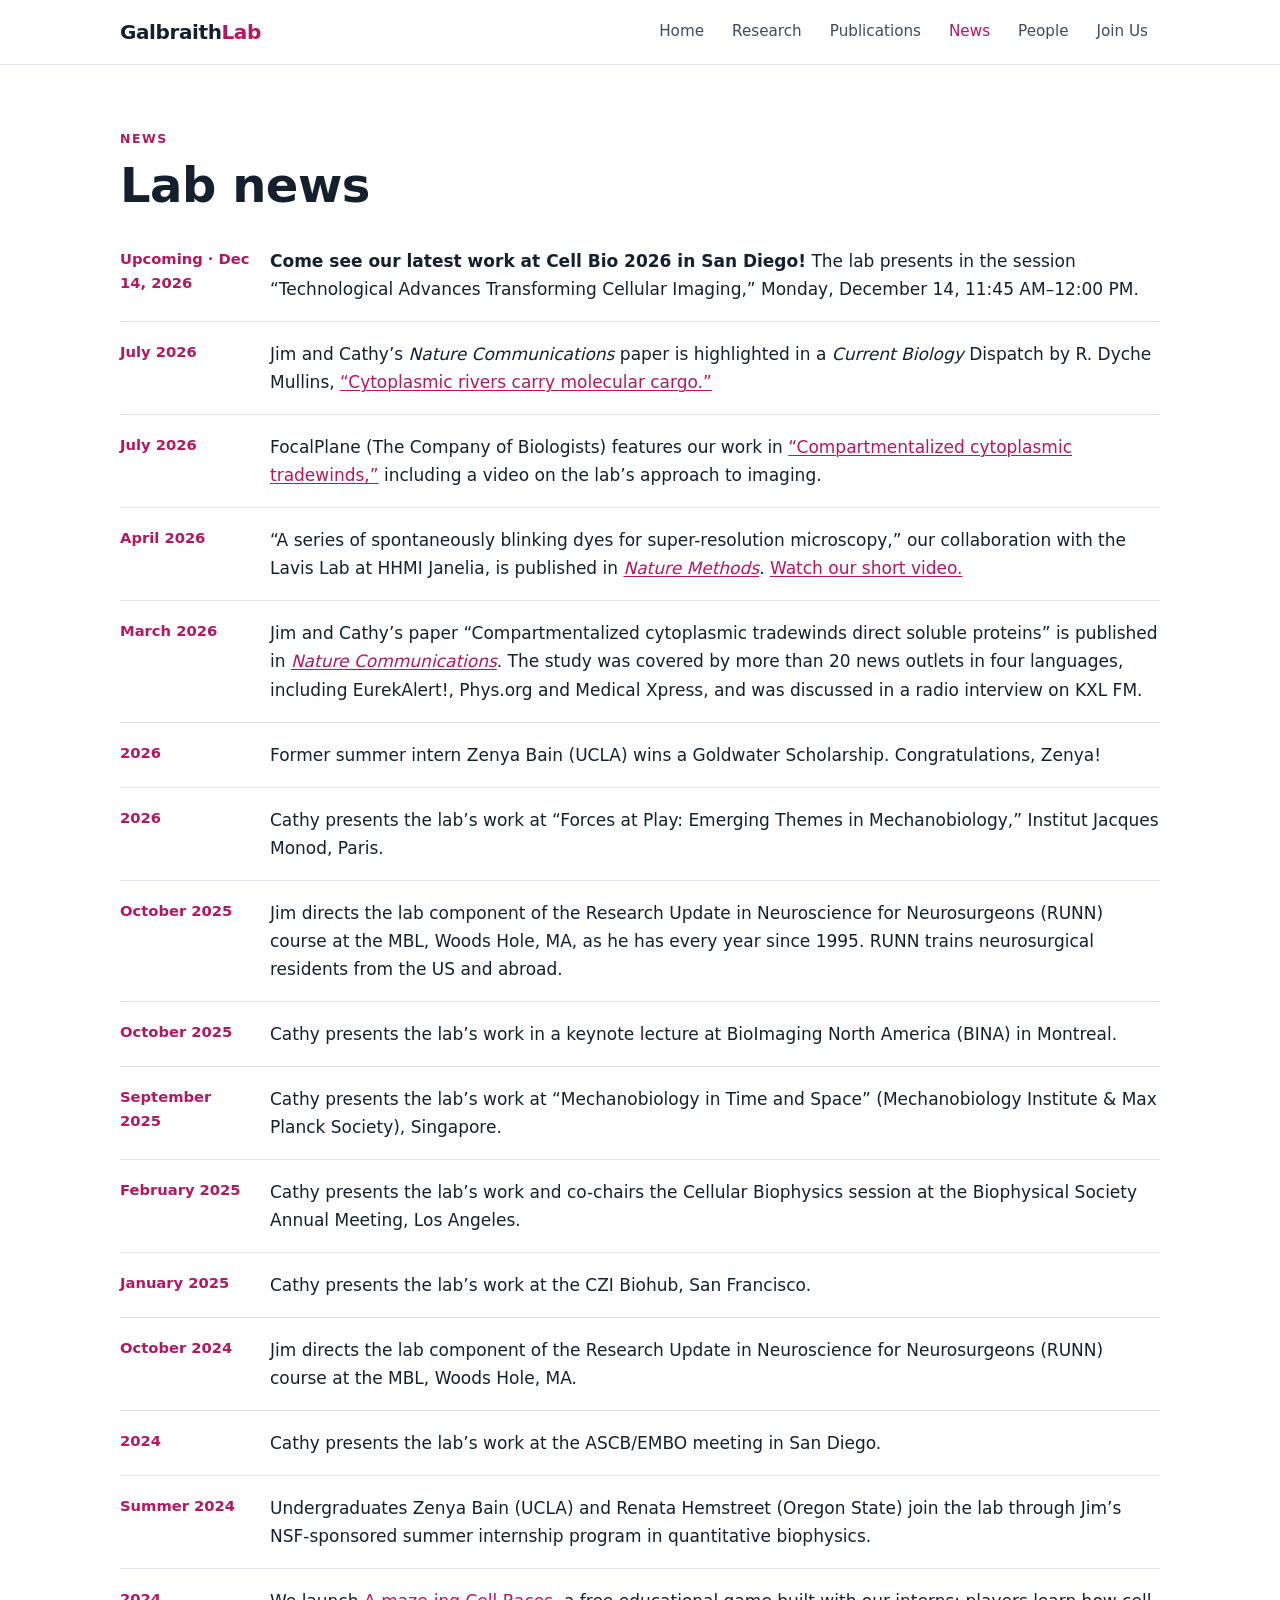
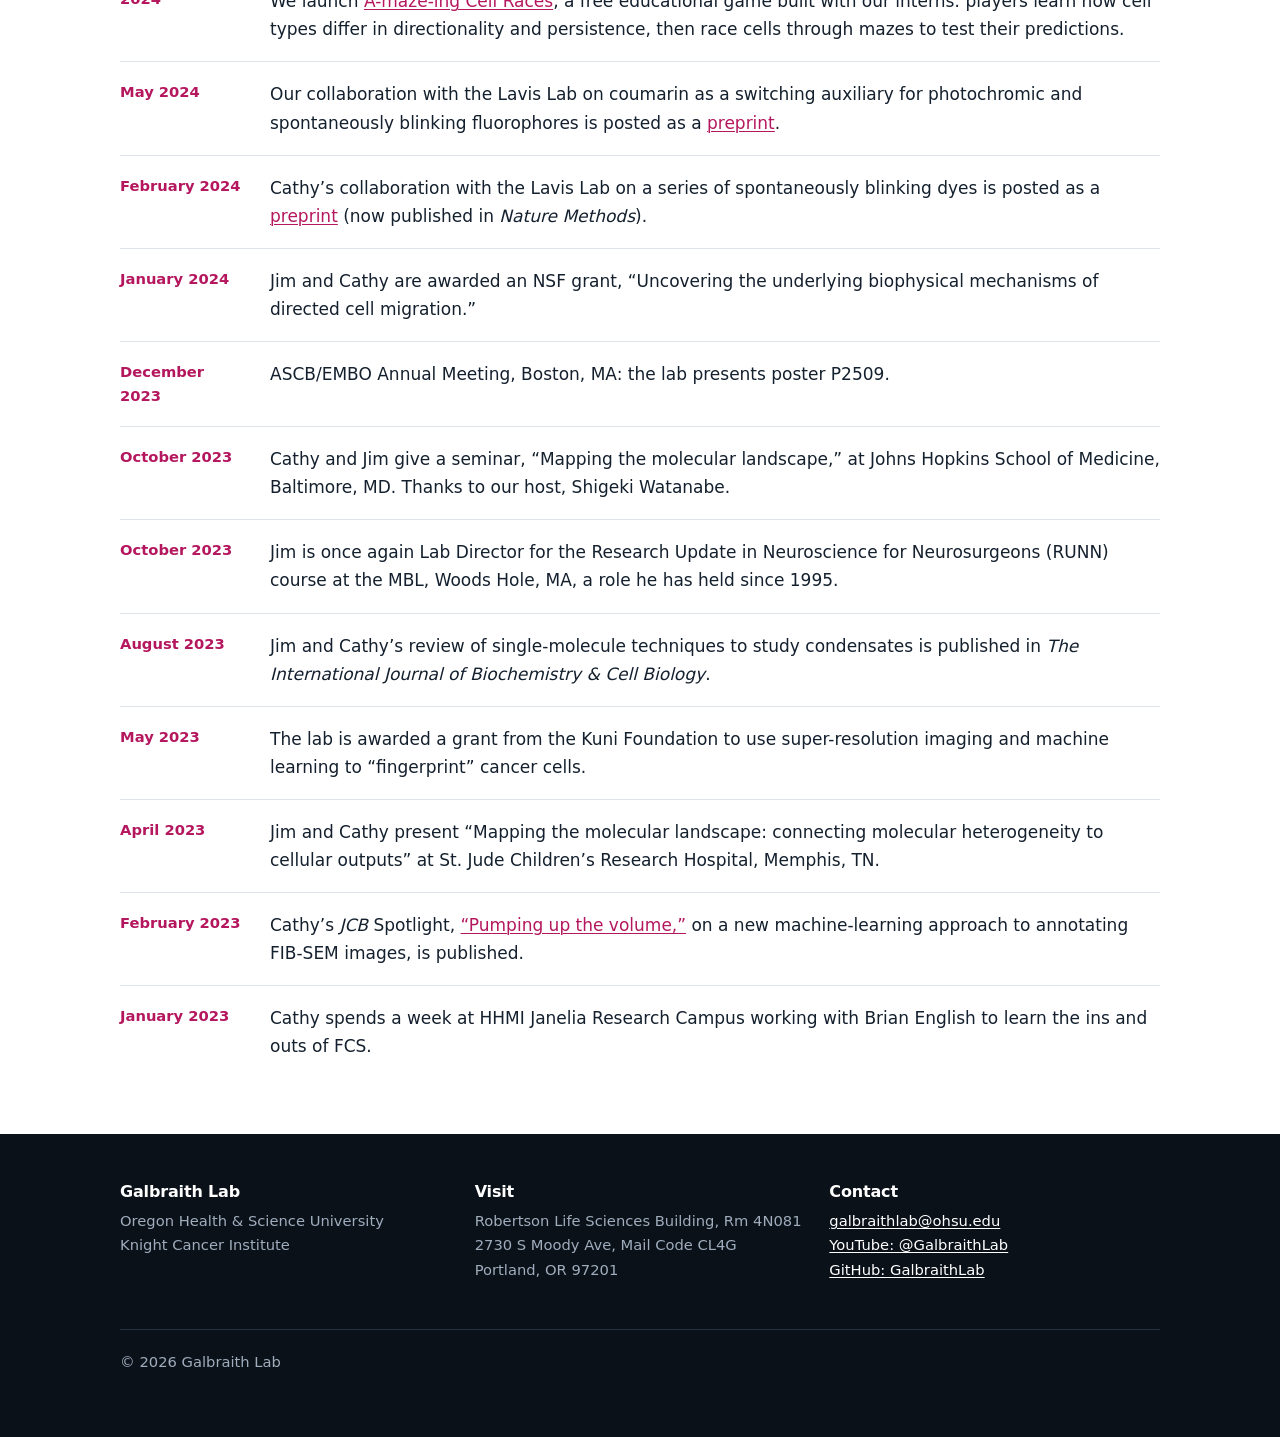
<file: news2.html>
<!doctype html>
<html lang="en"><head><meta charset="utf-8"><title>Galbraith Lab</title>
<link rel="canonical" href="news.html"><meta http-equiv="refresh" content="0; url=news.html"></head>
<body><p>This page has moved to <a href="news.html">news.html</a>.</p></body></html>
</file>
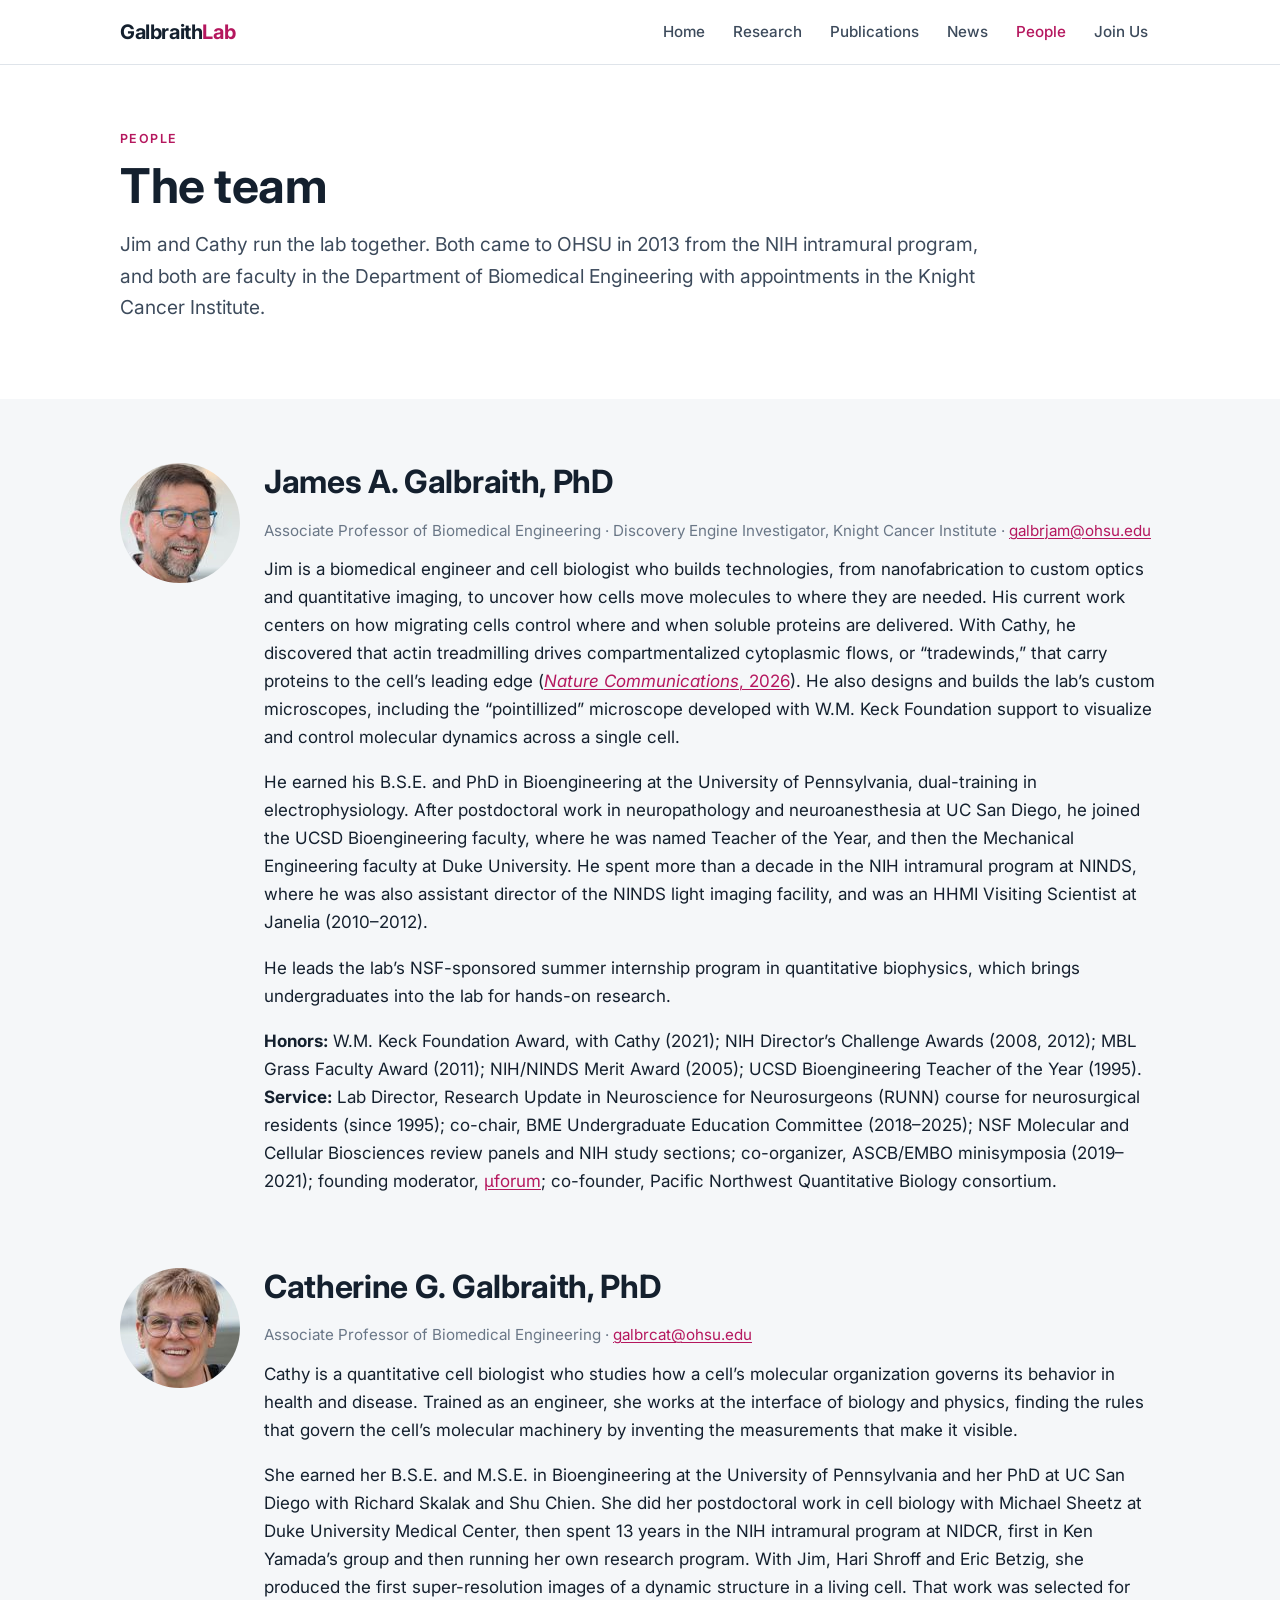
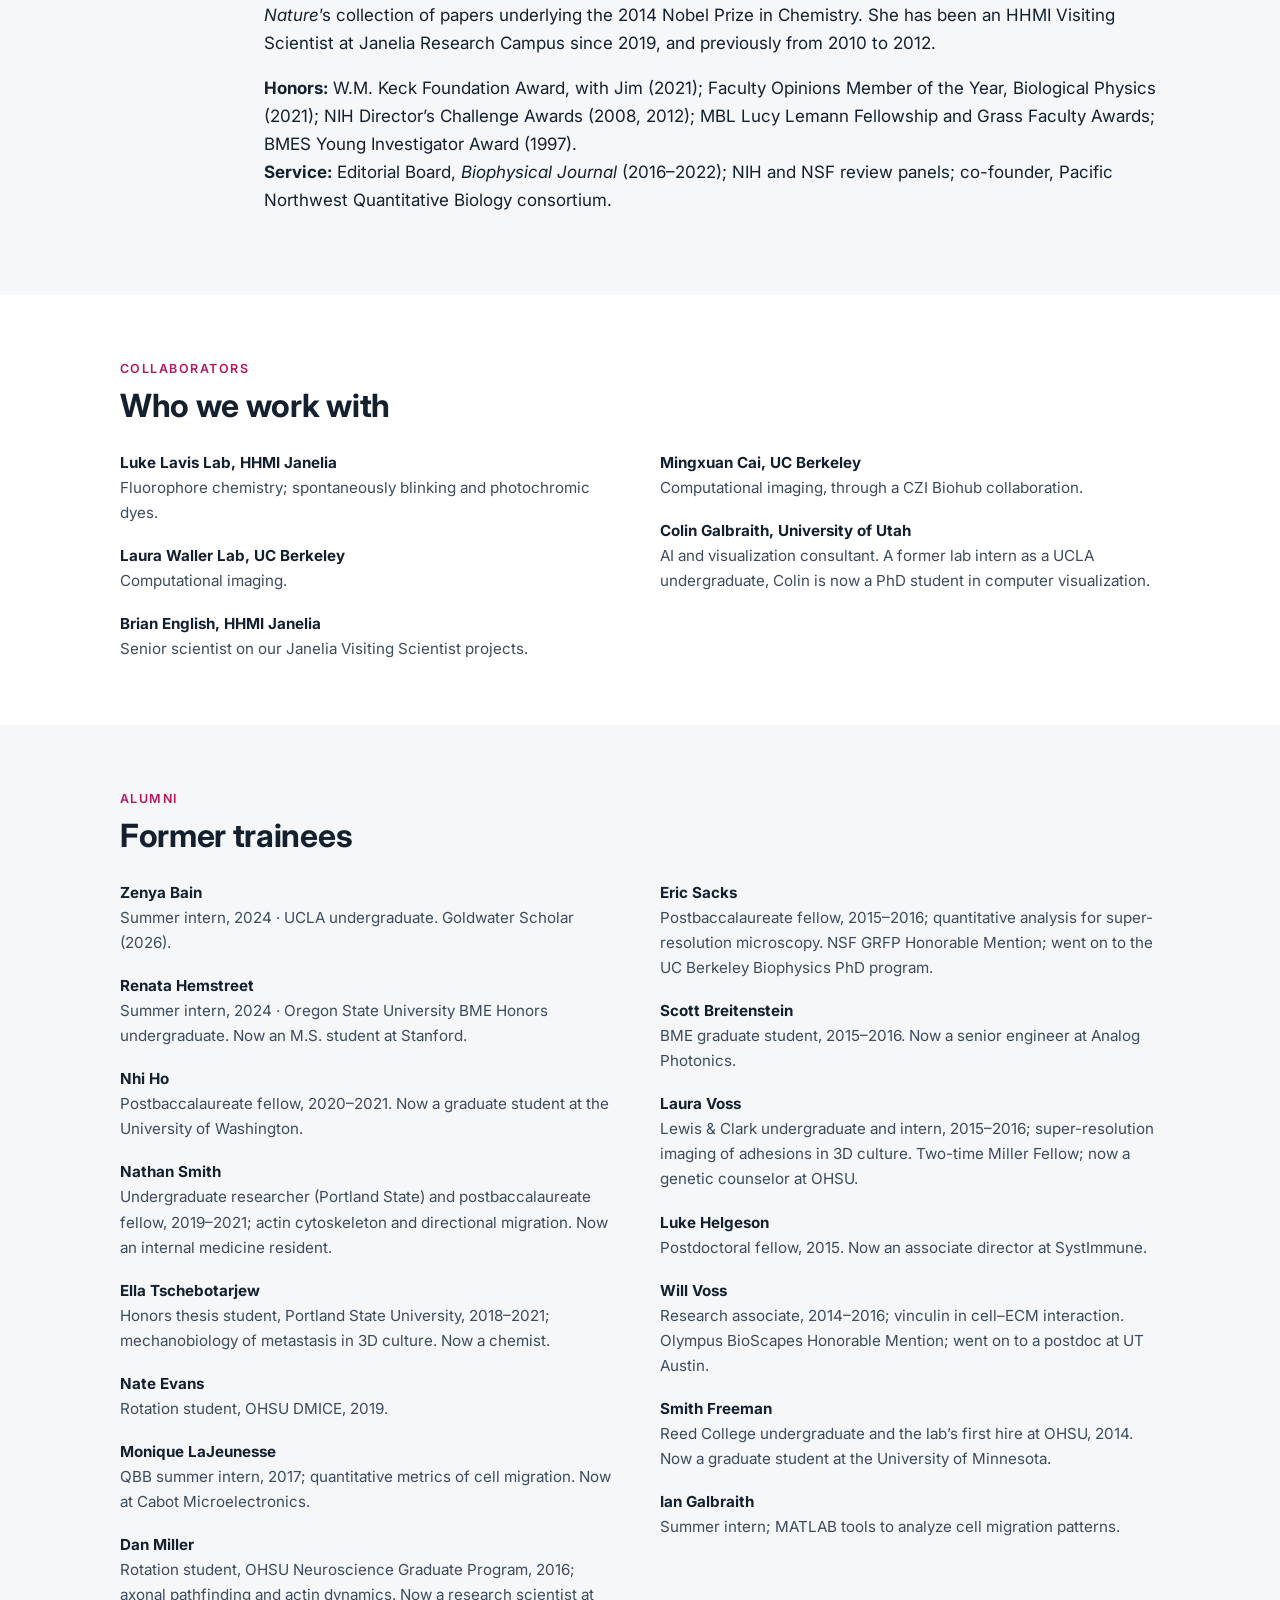
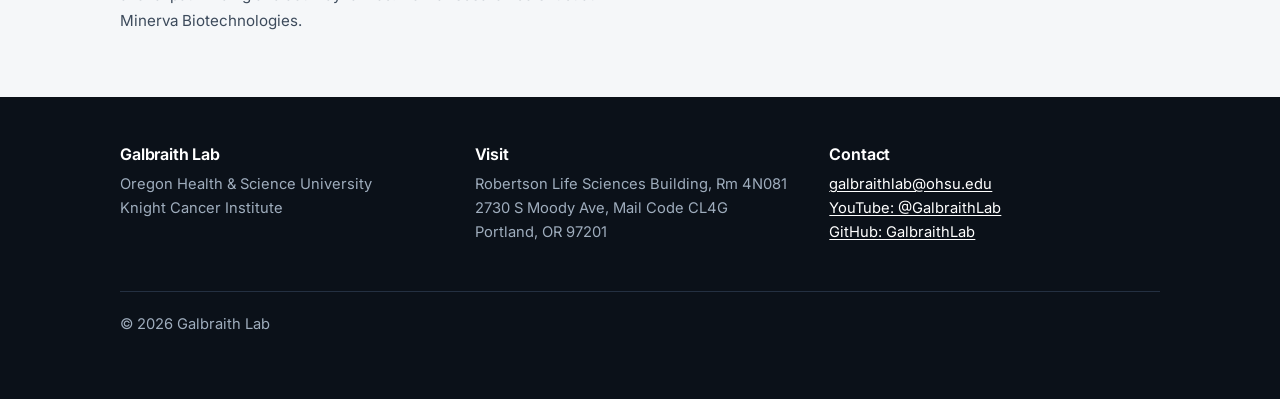
<file: people.html>
<!doctype html>
<html lang="en">
<head>
  <meta charset="utf-8">
  <meta name="viewport" content="width=device-width, initial-scale=1">
  <title>People · Galbraith Lab</title>
  <meta name="description" content="People in the Galbraith Lab at OHSU.">
  <link rel="preconnect" href="https://fonts.googleapis.com">
  <link rel="preconnect" href="https://fonts.gstatic.com" crossorigin>
  <link href="https://fonts.googleapis.com/css2?family=Inter:wght@400;500;600;700&display=swap" rel="stylesheet">
  <link rel="stylesheet" href="styles.css?v=10">
</head>
<body>
<header class="site-header">
  <div class="wrap">
    <a class="brand" href="index.html">Galbraith<span>Lab</span></a>
    <button class="nav-toggle" aria-controls="nav" aria-expanded="false">Menu</button>
    <nav class="nav" id="nav">
      <a href="index.html">Home</a>
      <a href="research.html">Research</a>
      <a href="publications.html">Publications</a>
      <a href="news.html">News</a>
      <a href="people.html" aria-current="page">People</a>
      <a href="join.html">Join Us</a>
    </nav>
  </div>
</header>

<main>
  <section class="section page-hero">
    <div class="wrap">
      <div class="eyebrow">People</div>
      <h1>The team</h1>
      <p class="lede">Jim and Cathy run the lab together. Both came to OHSU in 2013 from the NIH intramural program, and both are faculty in the Department of Biomedical Engineering with appointments in the Knight Cancer Institute.</p>
    </div>
  </section>

  <section class="section alt">
    <div class="wrap">
      <div class="grid" style="gap:56px">
        <div class="pi">
          <img class="avatar" src="images/jim-galbraith.png" alt="James A. Galbraith" width="120" height="120">
          <div>
            <h2>James A. Galbraith, PhD</h2>
            <div class="role">Associate Professor of Biomedical Engineering · Discovery Engine Investigator, Knight Cancer Institute · <a href="mailto:galbrjam@ohsu.edu">galbrjam@ohsu.edu</a></div>
            <p>Jim is a biomedical engineer and cell biologist who builds technologies, from nanofabrication to custom optics and quantitative imaging, to uncover how cells move molecules to where they are needed. His current work centers on how migrating cells control where and when soluble proteins are delivered. With Cathy, he discovered that actin treadmilling drives compartmentalized cytoplasmic flows, or “tradewinds,” that carry proteins to the cell’s leading edge (<a href="https://doi.org/10.1038/s41467-026-70688-6"><i>Nature Communications</i>, 2026</a>). He also designs and builds the lab’s custom microscopes, including the “pointillized” microscope developed with W.M. Keck Foundation support to visualize and control molecular dynamics across a single cell.</p>
            <p>He earned his B.S.E. and PhD in Bioengineering at the University of Pennsylvania, dual-training in electrophysiology. After postdoctoral work in neuropathology and neuroanesthesia at UC San Diego, he joined the UCSD Bioengineering faculty, where he was named Teacher of the Year, and then the Mechanical Engineering faculty at Duke University. He spent more than a decade in the NIH intramural program at NINDS, where he was also assistant director of the NINDS light imaging facility, and was an HHMI Visiting Scientist at Janelia (2010–2012).</p>
            <p>He leads the lab’s NSF-sponsored summer internship program in quantitative biophysics, which brings undergraduates into the lab for hands-on research.</p>
            <p><b>Honors:</b> W.M. Keck Foundation Award, with Cathy (2021); NIH Director’s Challenge Awards (2008, 2012); MBL Grass Faculty Award (2011); NIH/NINDS Merit Award (2005); UCSD Bioengineering Teacher of the Year (1995).<br>
            <b>Service:</b> Lab Director, Research Update in Neuroscience for Neurosurgeons (RUNN) course for neurosurgical residents (since 1995); co-chair, BME Undergraduate Education Committee (2018–2025); NSF Molecular and Cellular Biosciences review panels and NIH study sections; co-organizer, ASCB/EMBO minisymposia (2019–2021); founding moderator, <a href="https://forum.microlist.org/">µforum</a>; co-founder, Pacific Northwest Quantitative Biology consortium.</p>
          </div>
        </div>
        <div class="pi">
          <img class="avatar" src="images/cathy-galbraith.jpg" alt="Catherine G. Galbraith" width="120" height="120">
          <div>
            <h2>Catherine G. Galbraith, PhD</h2>
            <div class="role">Associate Professor of Biomedical Engineering · <a href="mailto:galbrcat@ohsu.edu">galbrcat@ohsu.edu</a></div>
            <p>Cathy is a quantitative cell biologist who studies how a cell’s molecular organization governs its behavior in health and disease. Trained as an engineer, she works at the interface of biology and physics, finding the rules that govern the cell’s molecular machinery by inventing the measurements that make it visible.</p>
            <p>She earned her B.S.E. and M.S.E. in Bioengineering at the University of Pennsylvania and her PhD at UC San Diego with Richard Skalak and Shu Chien. She did her postdoctoral work in cell biology with Michael Sheetz at Duke University Medical Center, then spent 13 years in the NIH intramural program at NIDCR, first in Ken Yamada’s group and then running her own research program. With Jim, Hari Shroff and Eric Betzig, she produced the first super-resolution images of a dynamic structure in a living cell. That work was selected for <i>Nature</i>’s collection of papers underlying the 2014 Nobel Prize in Chemistry. She has been an HHMI Visiting Scientist at Janelia Research Campus since 2019, and previously from 2010 to 2012.</p>
            <p><b>Honors:</b> W.M. Keck Foundation Award, with Jim (2021); Faculty Opinions Member of the Year, Biological Physics (2021); NIH Director’s Challenge Awards (2008, 2012); MBL Lucy Lemann Fellowship and Grass Faculty Awards; BMES Young Investigator Award (1997).<br>
            <b>Service:</b> Editorial Board, <i>Biophysical Journal</i> (2016–2022); NIH and NSF review panels; co-founder, Pacific Northwest Quantitative Biology consortium.</p>
          </div>
        </div>
      </div>
    </div>
  </section>

  <section class="section">
    <div class="wrap">
      <div class="eyebrow">Collaborators</div>
      <h2>Who we work with</h2>
      <ul class="alumni" style="margin-top:24px">
        <li><strong>Luke Lavis Lab, HHMI Janelia</strong>Fluorophore chemistry; spontaneously blinking and photochromic dyes.</li>
        <li><strong>Laura Waller Lab, UC Berkeley</strong>Computational imaging.</li>
        <li><strong>Brian English, HHMI Janelia</strong>Senior scientist on our Janelia Visiting Scientist projects.</li>
        <li><strong>Mingxuan Cai, UC Berkeley</strong>Computational imaging, through a CZI Biohub collaboration.</li>
        <li><strong>Colin Galbraith, University of Utah</strong>AI and visualization consultant. A former lab intern as a UCLA undergraduate, Colin is now a PhD student in computer visualization.</li>
      </ul>
    </div>
  </section>

  <section class="section alt">
    <div class="wrap">
      <div class="eyebrow">Alumni</div>
      <h2>Former trainees</h2>
      <ul class="alumni" style="margin-top:24px">
        <li><strong>Zenya Bain</strong>Summer intern, 2024 · UCLA undergraduate. Goldwater Scholar (2026).</li>
        <li><strong>Renata Hemstreet</strong>Summer intern, 2024 · Oregon State University BME Honors undergraduate. Now an M.S. student at Stanford.</li>
        <li><strong>Nhi Ho</strong>Postbaccalaureate fellow, 2020–2021. Now a graduate student at the University of Washington.</li>
        <li><strong>Nathan Smith</strong>Undergraduate researcher (Portland State) and postbaccalaureate fellow, 2019–2021; actin cytoskeleton and directional migration. Now an internal medicine resident.</li>
        <li><strong>Ella Tschebotarjew</strong>Honors thesis student, Portland State University, 2018–2021; mechanobiology of metastasis in 3D culture. Now a chemist.</li>
        <li><strong>Nate Evans</strong>Rotation student, OHSU DMICE, 2019.</li>
        <li><strong>Monique LaJeunesse</strong>QBB summer intern, 2017; quantitative metrics of cell migration. Now at Cabot Microelectronics.</li>
        <li><strong>Dan Miller</strong>Rotation student, OHSU Neuroscience Graduate Program, 2016; axonal pathfinding and actin dynamics. Now a research scientist at Minerva Biotechnologies.</li>
        <li><strong>Eric Sacks</strong>Postbaccalaureate fellow, 2015–2016; quantitative analysis for super-resolution microscopy. NSF GRFP Honorable Mention; went on to the UC Berkeley Biophysics PhD program.</li>
        <li><strong>Scott Breitenstein</strong>BME graduate student, 2015–2016. Now a senior engineer at Analog Photonics.</li>
        <li><strong>Laura Voss</strong>Lewis &amp; Clark undergraduate and intern, 2015–2016; super-resolution imaging of adhesions in 3D culture. Two-time Miller Fellow; now a genetic counselor at OHSU.</li>
        <li><strong>Luke Helgeson</strong>Postdoctoral fellow, 2015. Now an associate director at SystImmune.</li>
        <li><strong>Will Voss</strong>Research associate, 2014–2016; vinculin in cell–ECM interaction. Olympus BioScapes Honorable Mention; went on to a postdoc at UT Austin.</li>
        <li><strong>Smith Freeman</strong>Reed College undergraduate and the lab’s first hire at OHSU, 2014. Now a graduate student at the University of Minnesota.</li>
        <li><strong>Ian Galbraith</strong>Summer intern; MATLAB tools to analyze cell migration patterns.</li>
      </ul>
    </div>
  </section>
</main>

<footer class="site-footer">
  <div class="wrap">
    <div class="grid">
      <div><h3>Galbraith Lab</h3><p>Oregon Health &amp; Science University<br>Knight Cancer Institute</p></div>
      <div><h3>Visit</h3><p>Robertson Life Sciences Building, Rm 4N081<br>2730 S Moody Ave, Mail Code CL4G<br>Portland, OR 97201</p></div>
      <div><h3>Contact</h3><p><a href="mailto:galbraithlab@ohsu.edu">galbraithlab@ohsu.edu</a><br><a href="https://www.youtube.com/@GalbraithLab">YouTube: @GalbraithLab</a><br><a href="https://github.com/GalbraithLab">GitHub: GalbraithLab</a></p></div>
    </div>
    <p class="copy">© <span data-year>2026</span> Galbraith Lab</p>
  </div>
</footer>
<script src="site.js?v=2"></script>
</body>
</html>
</file>
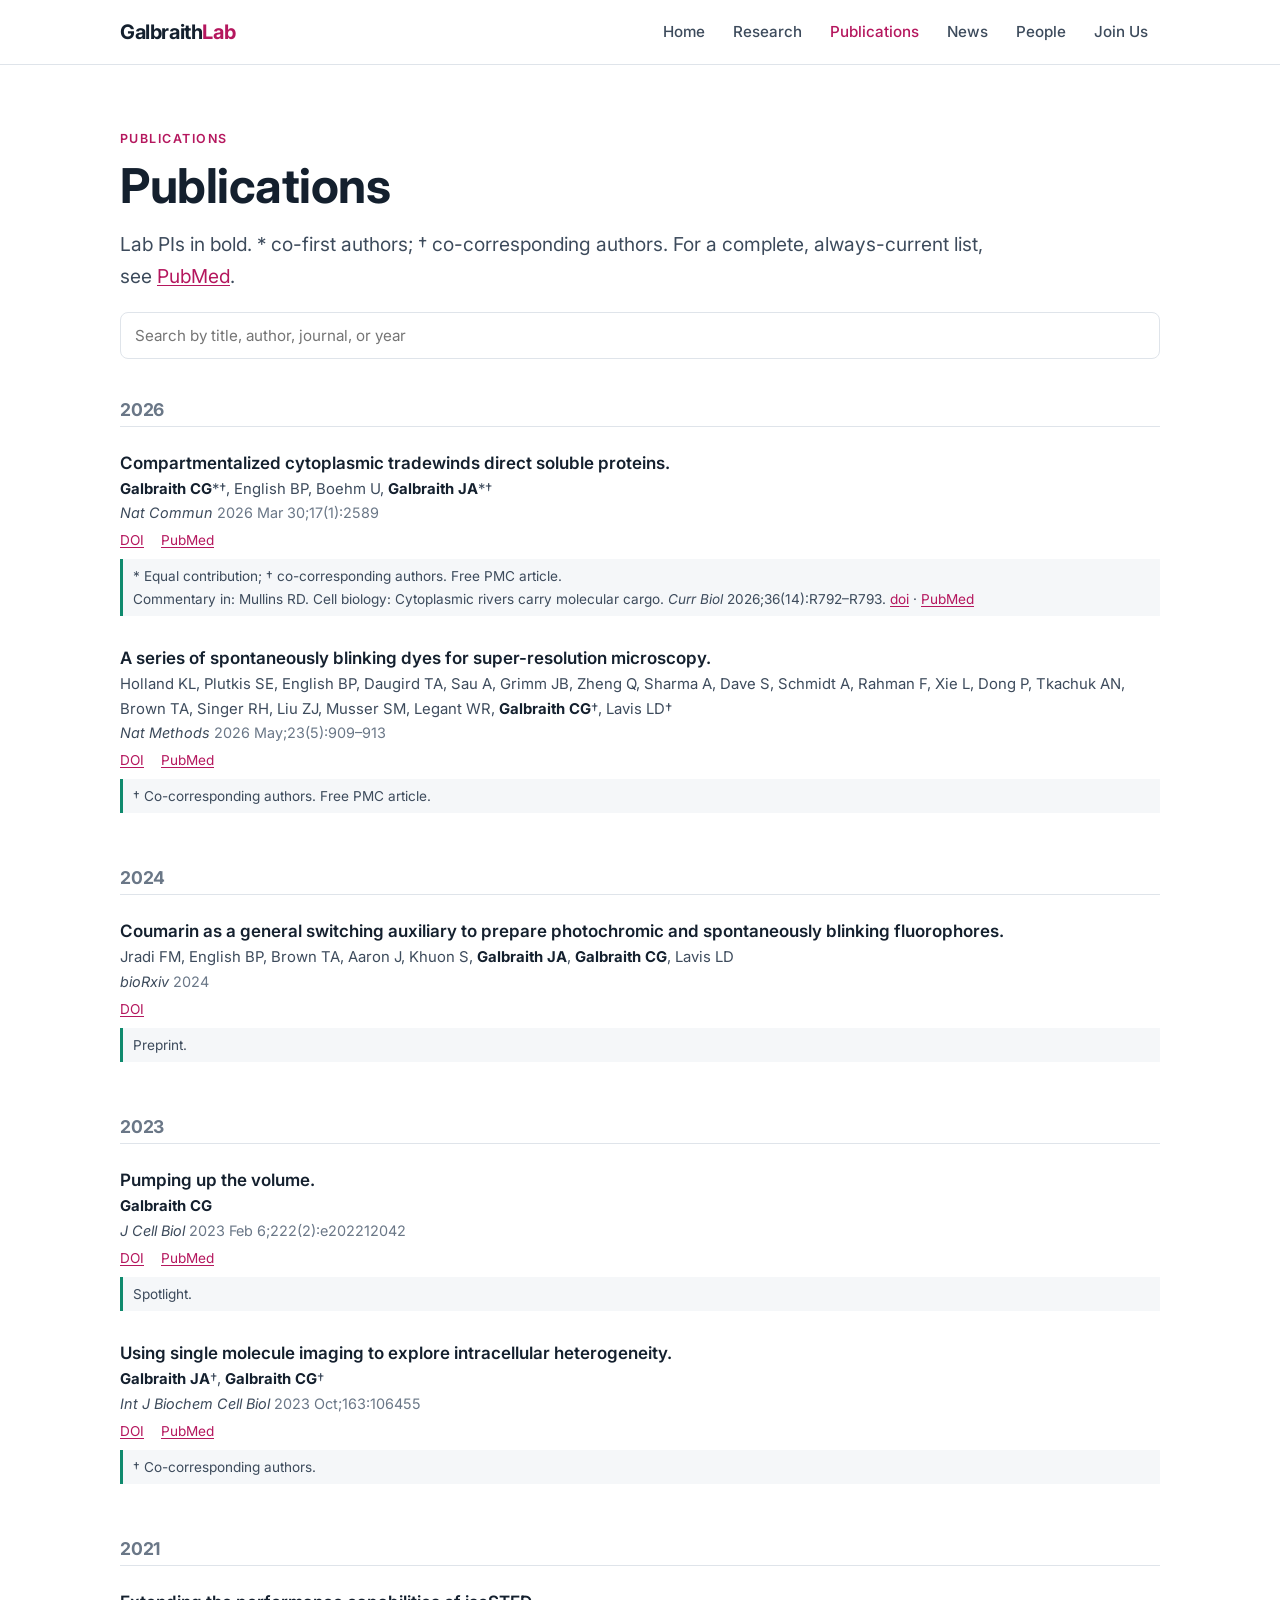
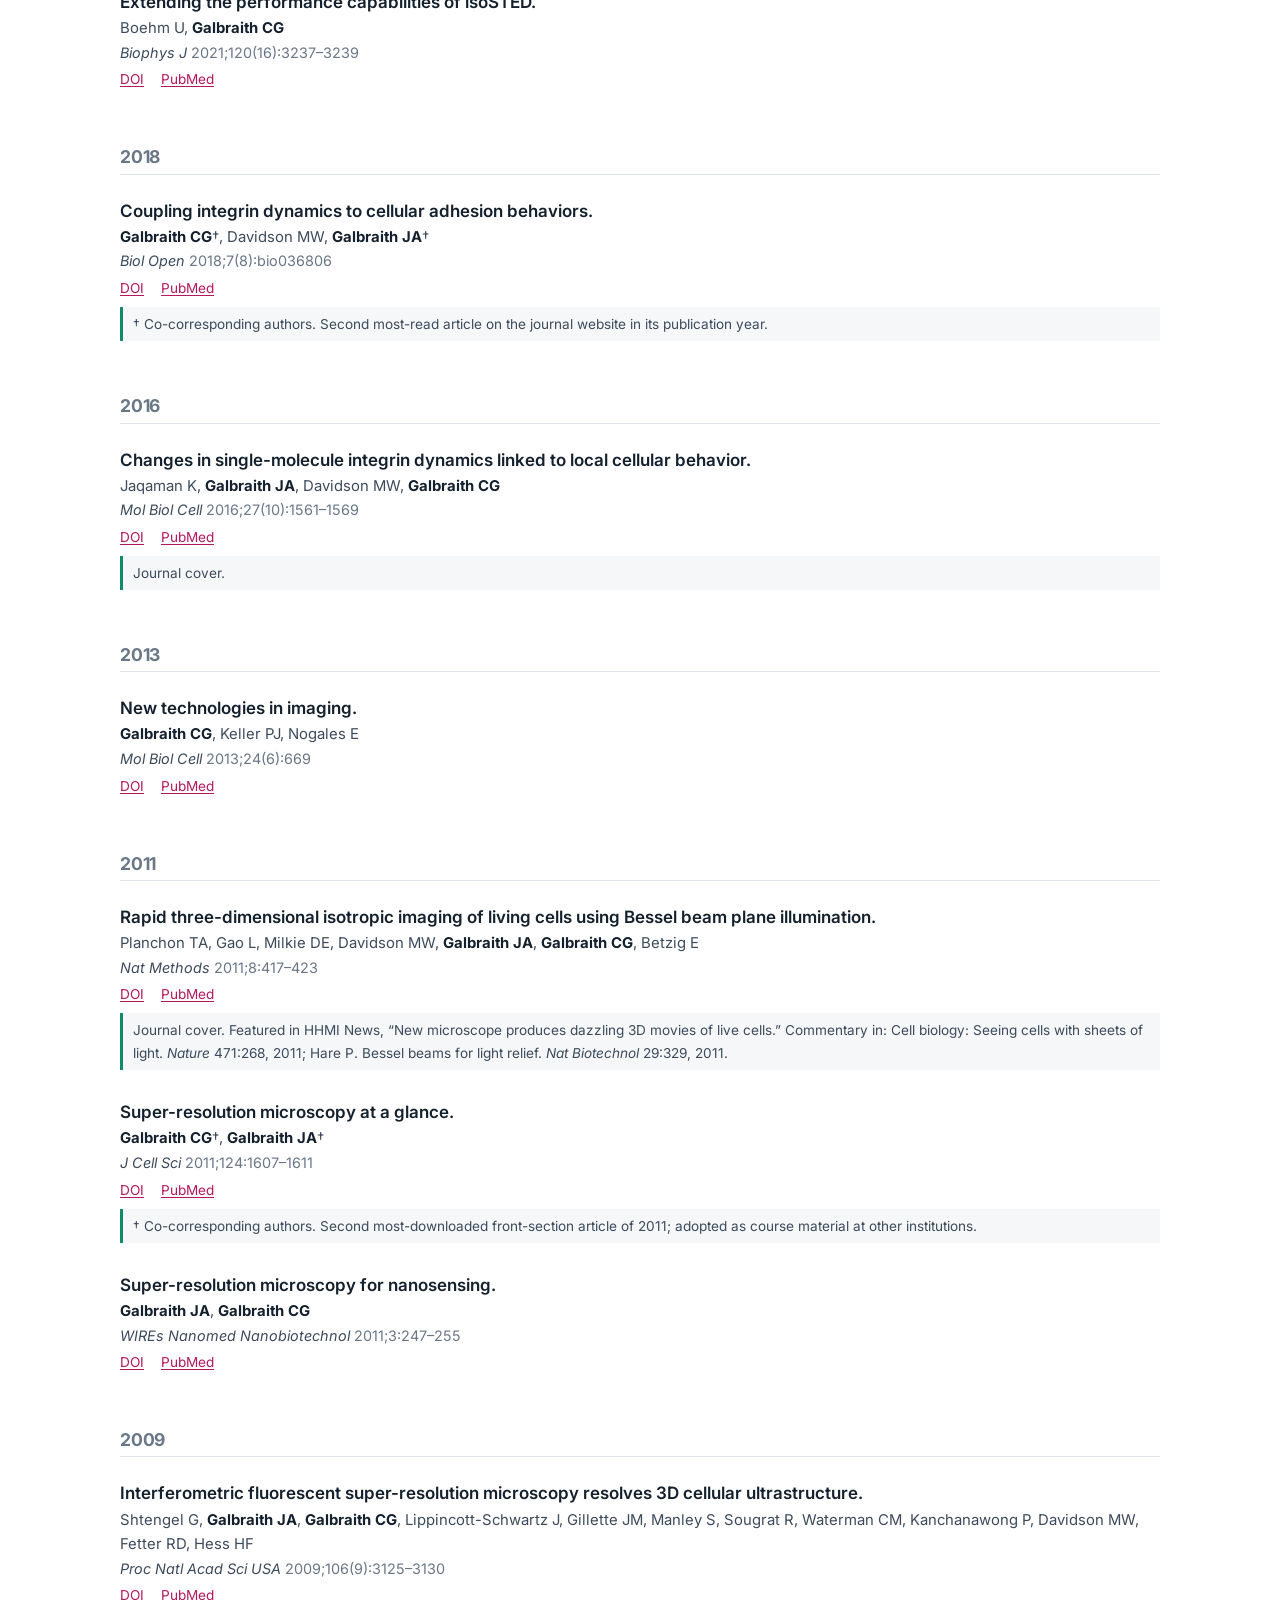
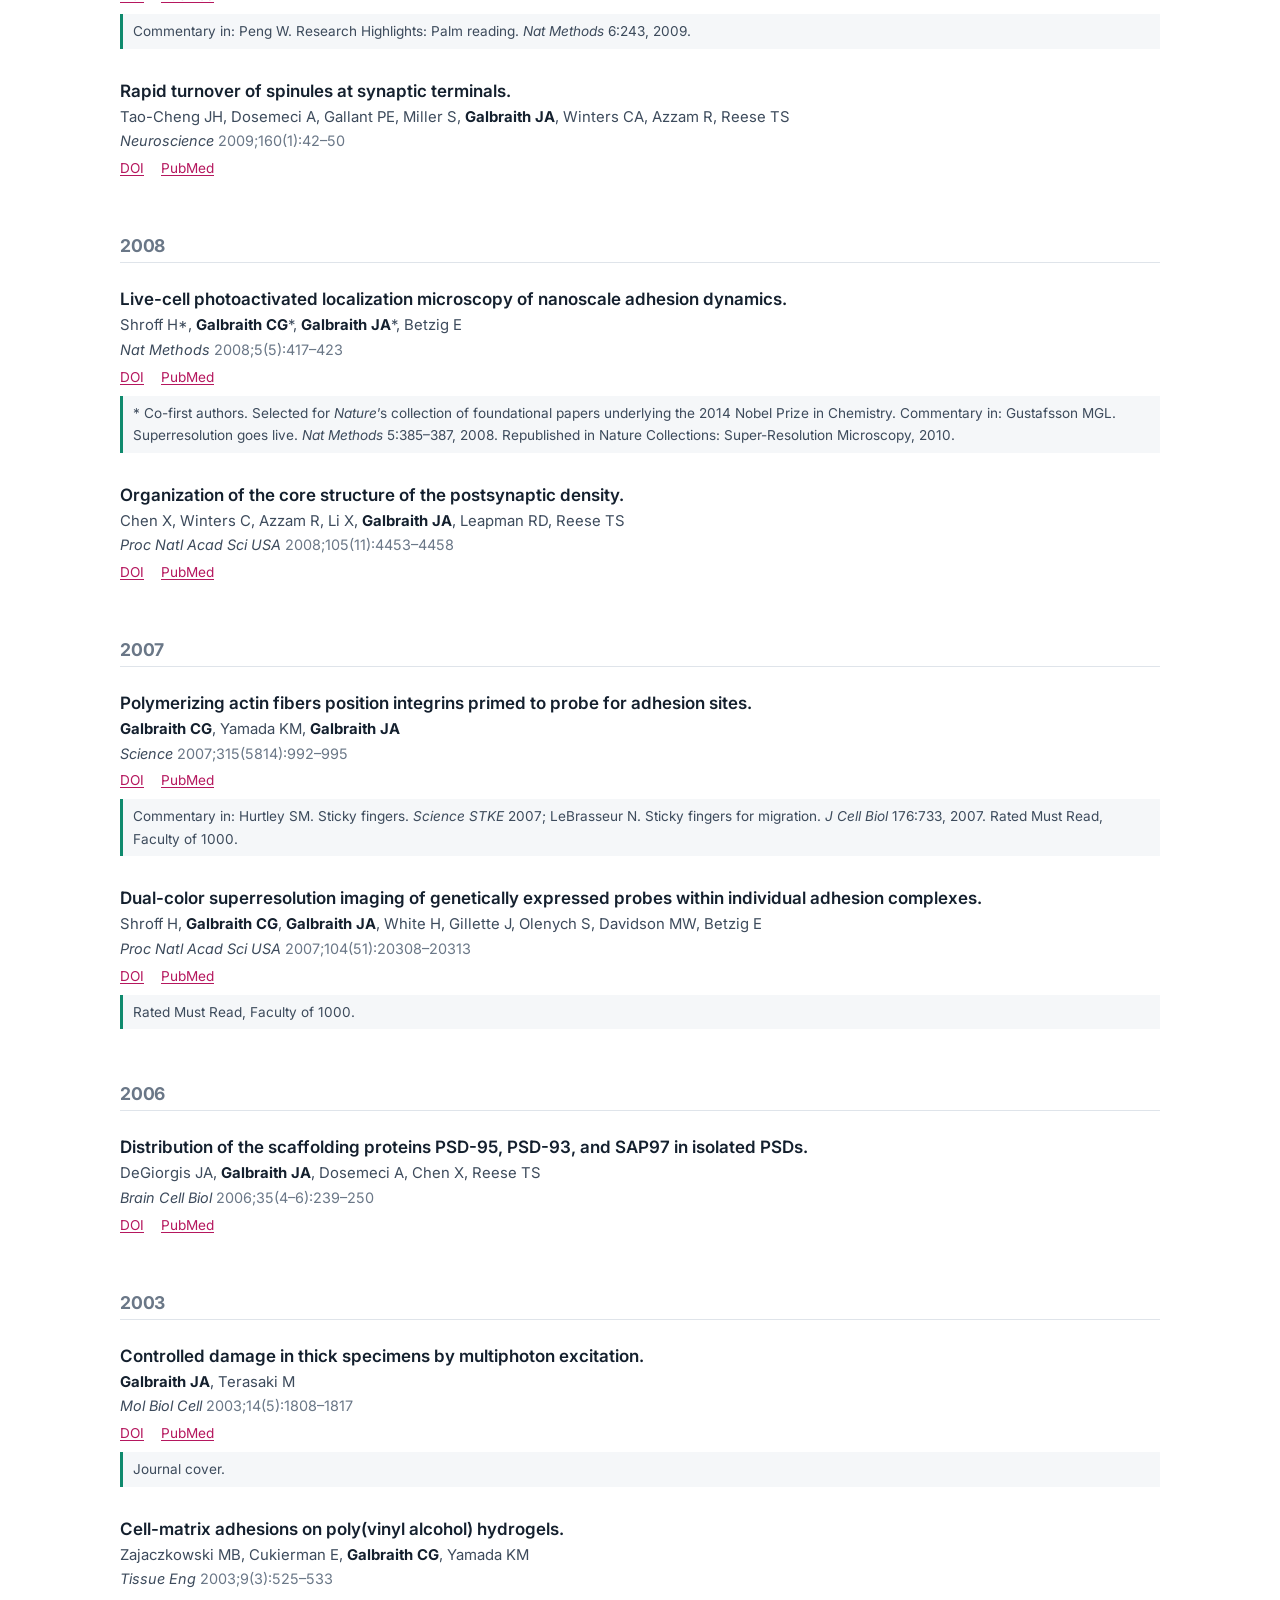
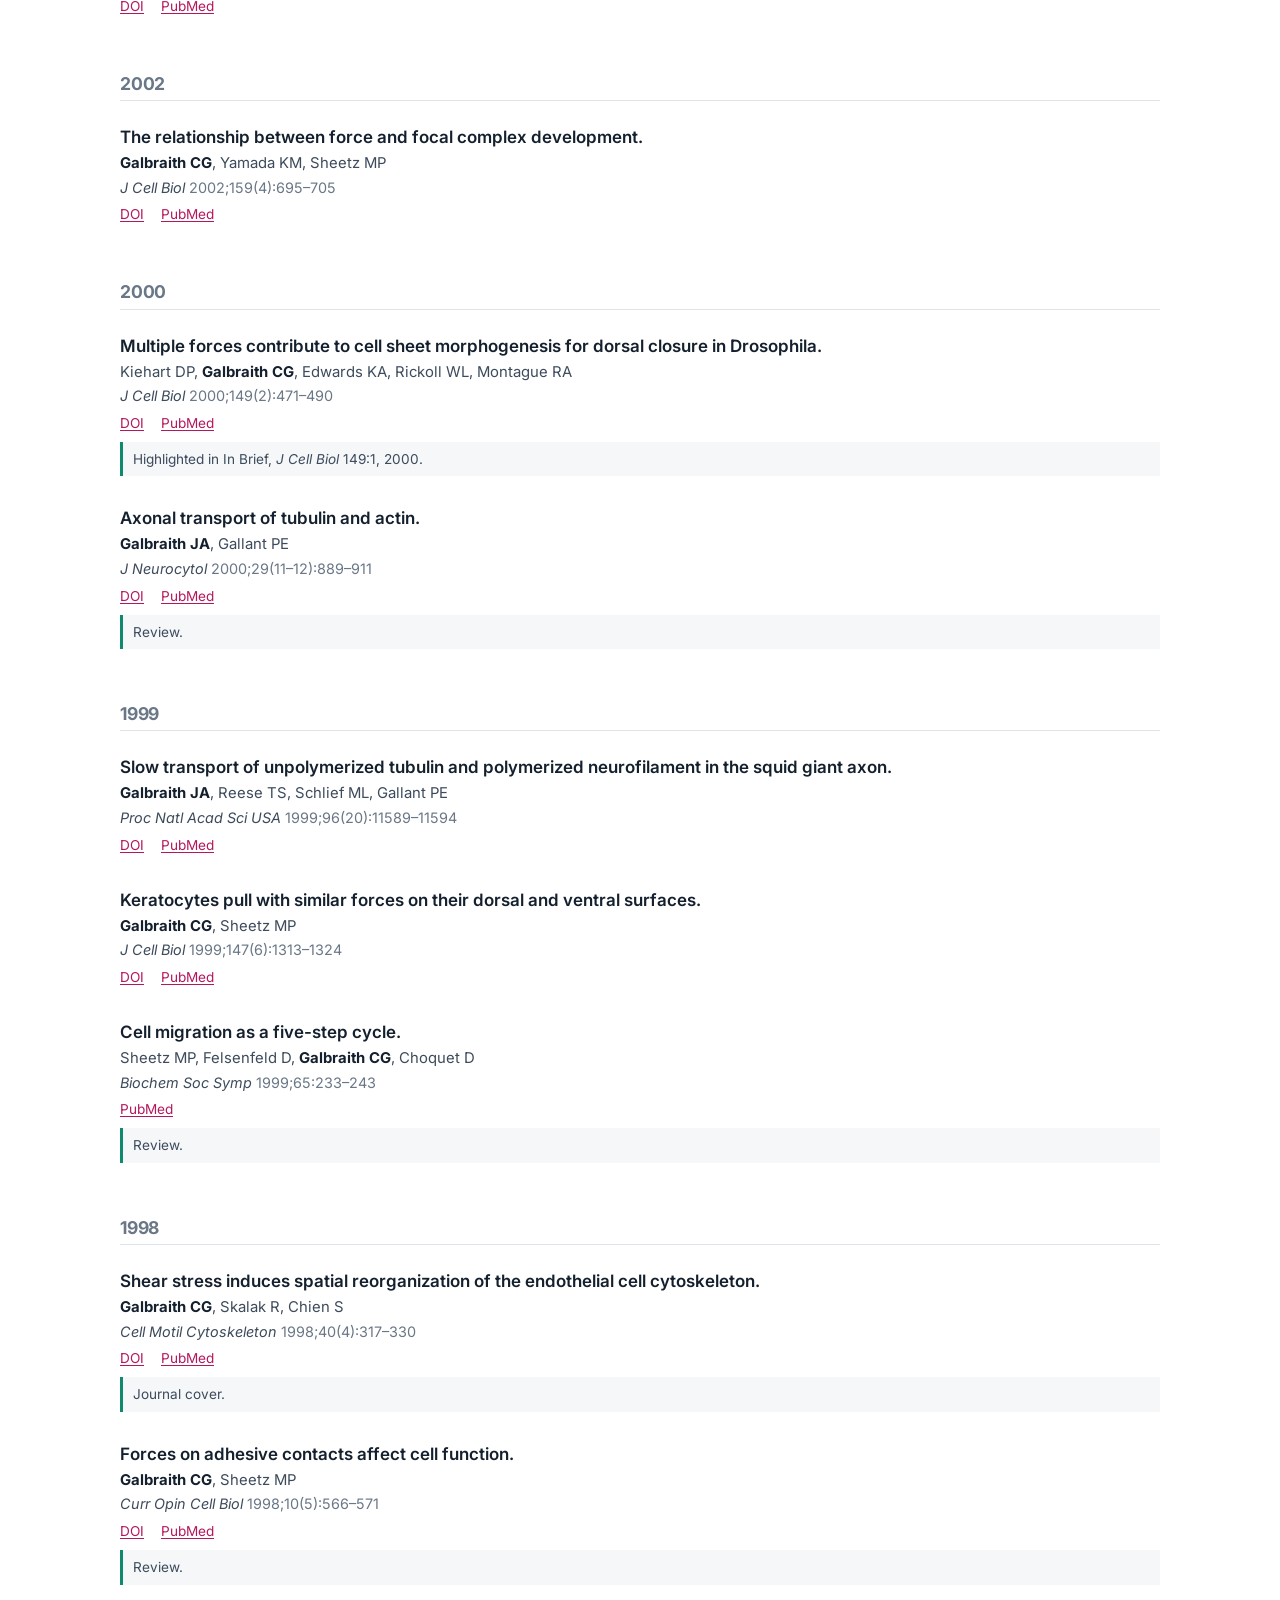
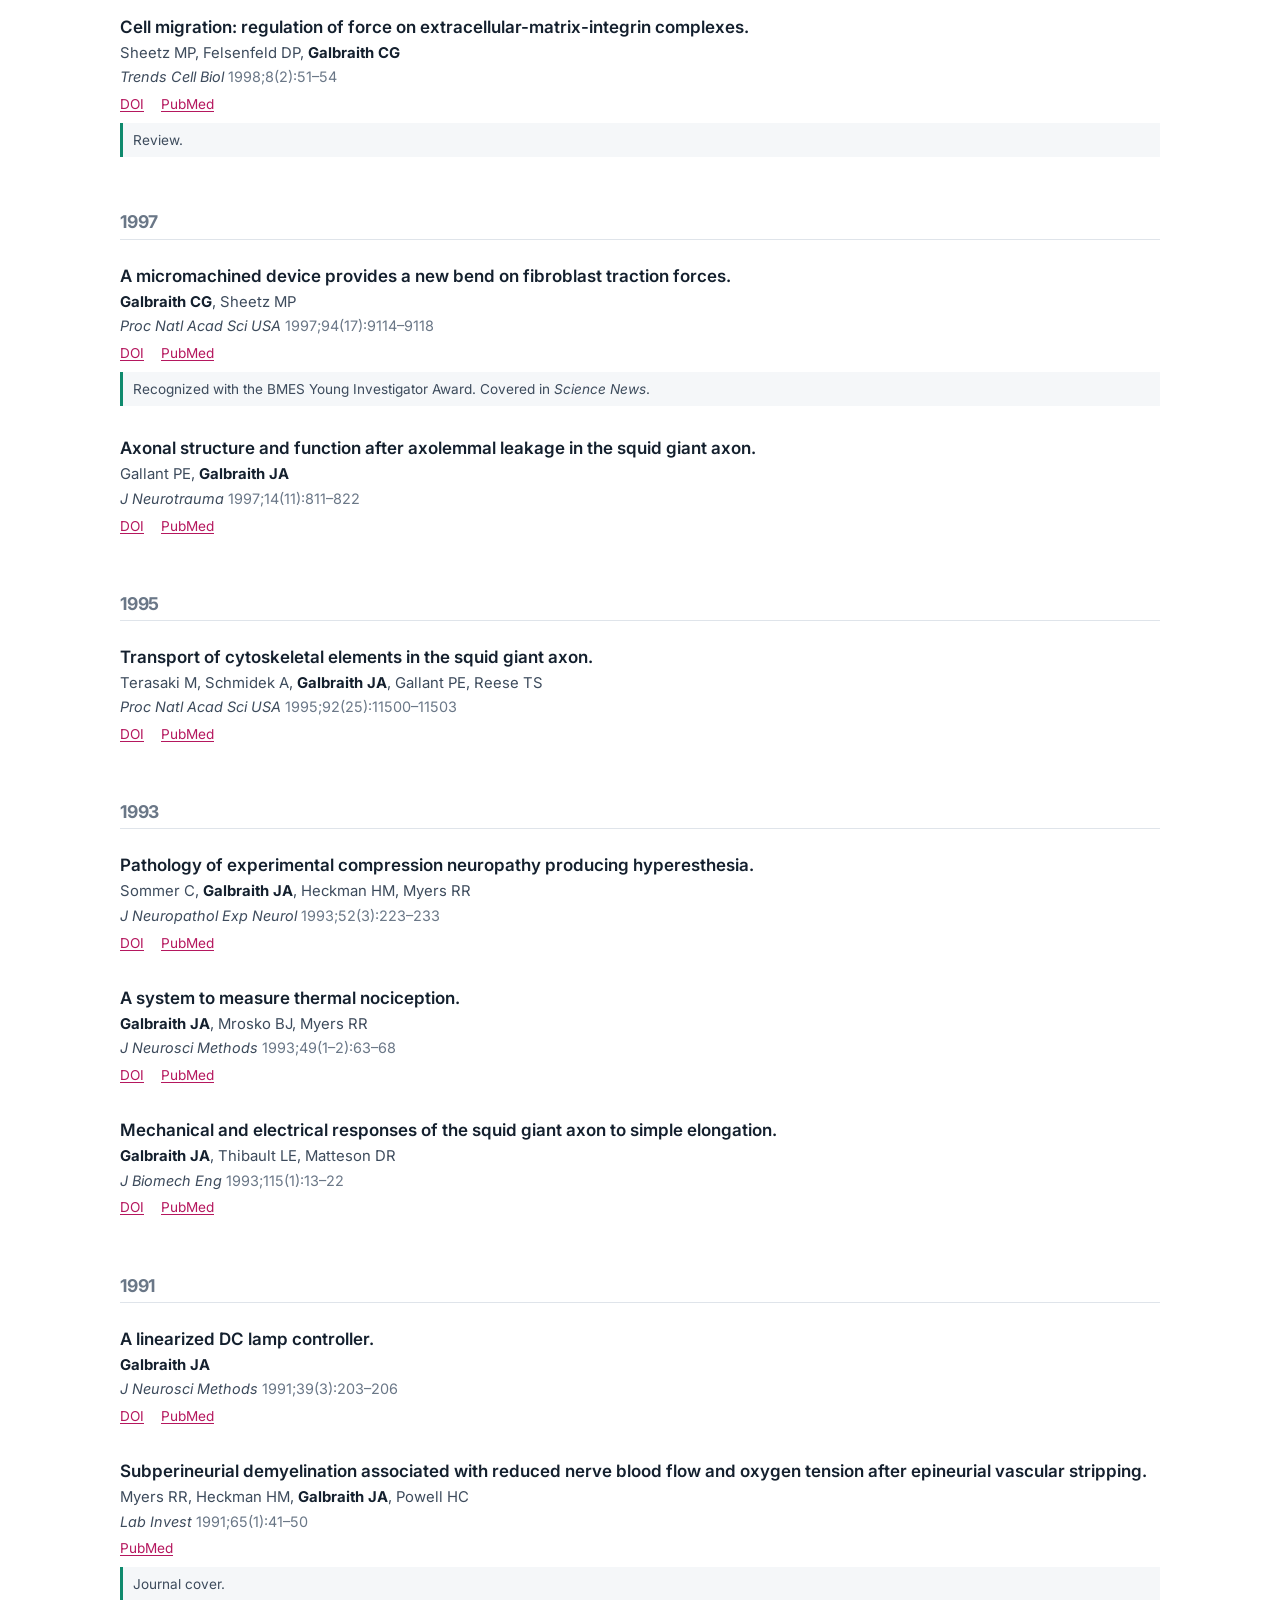
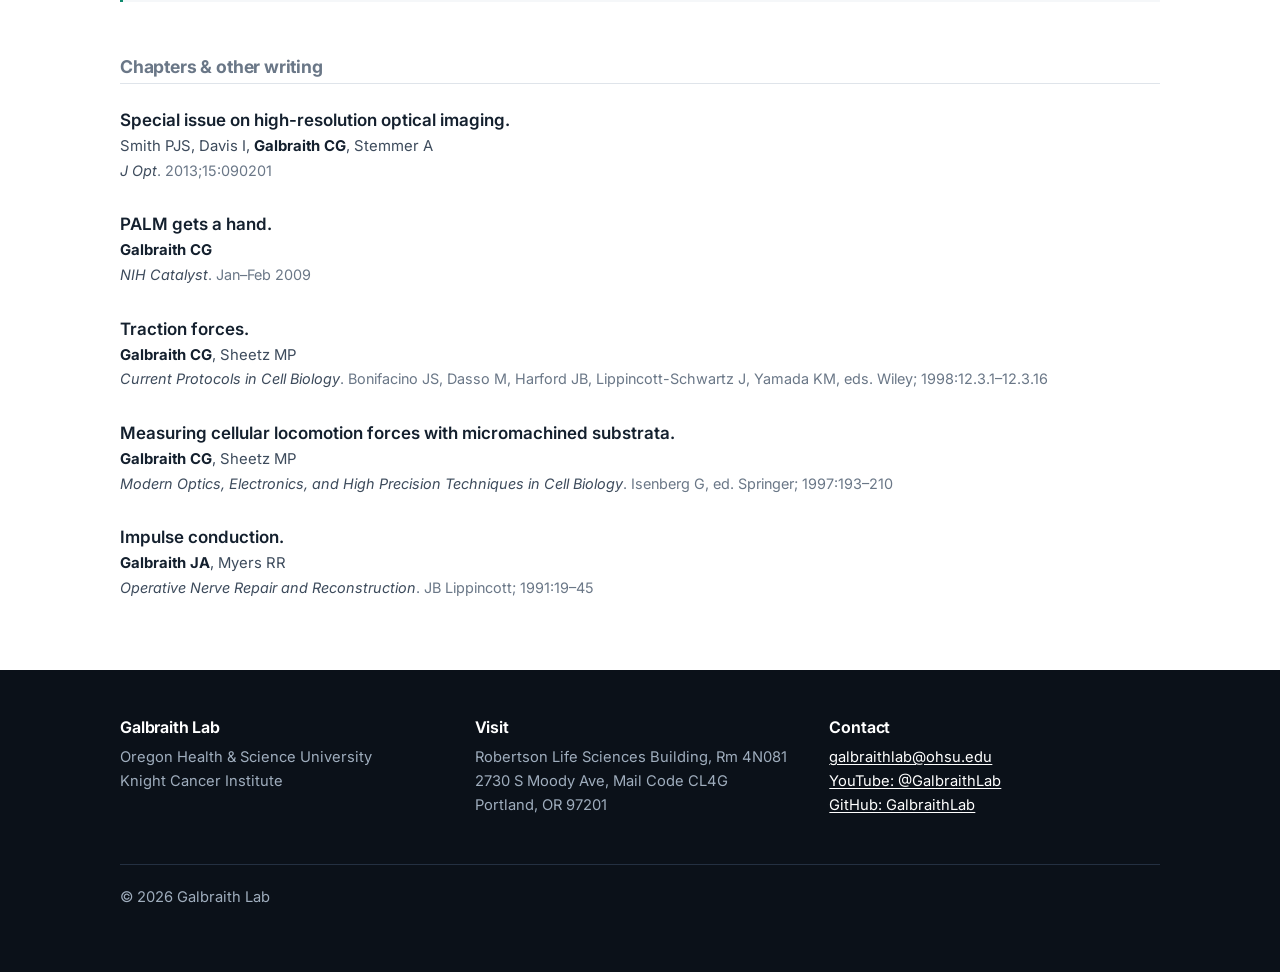
<file: publications.html>
<!doctype html>
<html lang="en">
<head>
  <meta charset="utf-8">
  <meta name="viewport" content="width=device-width, initial-scale=1">
  <title>Publications · Galbraith Lab</title>
  <meta name="description" content="Publications from the Galbraith Lab at OHSU.">
  <link rel="preconnect" href="https://fonts.googleapis.com">
  <link rel="preconnect" href="https://fonts.gstatic.com" crossorigin>
  <link href="https://fonts.googleapis.com/css2?family=Inter:wght@400;500;600;700&display=swap" rel="stylesheet">
  <link rel="stylesheet" href="styles.css?v=10">
</head>
<body>
<header class="site-header">
  <div class="wrap">
    <a class="brand" href="index.html">Galbraith<span>Lab</span></a>
    <button class="nav-toggle" aria-controls="nav" aria-expanded="false">Menu</button>
    <nav class="nav" id="nav">
      <a href="index.html">Home</a>
      <a href="research.html">Research</a>
      <a href="publications.html" aria-current="page">Publications</a>
      <a href="news.html">News</a>
      <a href="people.html">People</a>
      <a href="join.html">Join Us</a>
    </nav>
  </div>
</header>

<main>
  <section class="section page-hero">
    <div class="wrap">
      <div class="eyebrow">Publications</div>
      <h1>Publications</h1>
      <p class="lede">Lab PIs in bold. * co-first authors; † co-corresponding authors. For a complete, always-current list, see <a href="https://pubmed.ncbi.nlm.nih.gov/?term=Galbraith+CG%5Bau%5D+OR+Galbraith+JA%5Bau%5D&amp;sort=date">PubMed</a>.</p>
      <div class="pub-tools"><input id="pub-search" type="search" placeholder="Search by title, author, journal, or year" aria-label="Search publications"></div>
      <h2 class="year">2026</h2>
      <div class="pub">
        <span class="title">Compartmentalized cytoplasmic tradewinds direct soluble proteins.</span>
        <div class="authors"><b>Galbraith CG</b>*†, English BP, Boehm U, <b>Galbraith JA</b>*†</div>
        <div class="cite"><i>Nat Commun</i> 2026 Mar 30;17(1):2589</div>
        <div class="links"><a href="https://doi.org/10.1038/s41467-026-70688-6">DOI</a> <a href="https://pubmed.ncbi.nlm.nih.gov/41912518/">PubMed</a></div>
        <div class="note">* Equal contribution; † co-corresponding authors. Free PMC article.<br>Commentary in: Mullins RD. Cell biology: Cytoplasmic rivers carry molecular cargo. <i>Curr Biol</i> 2026;36(14):R792–R793. <a href="https://doi.org/10.1016/j.cub.2026.05.040">doi</a> · <a href="https://pubmed.ncbi.nlm.nih.gov/42476115/">PubMed</a></div>
      </div>
      <div class="pub">
        <span class="title">A series of spontaneously blinking dyes for super-resolution microscopy.</span>
        <div class="authors">Holland KL, Plutkis SE, English BP, Daugird TA, Sau A, Grimm JB, Zheng Q, Sharma A, Dave S, Schmidt A, Rahman F, Xie L, Dong P, Tkachuk AN, Brown TA, Singer RH, Liu ZJ, Musser SM, Legant WR, <b>Galbraith CG</b>†, Lavis LD†</div>
        <div class="cite"><i>Nat Methods</i> 2026 May;23(5):909–913</div>
        <div class="links"><a href="https://doi.org/10.1038/s41592-026-03062-5">DOI</a> <a href="https://pubmed.ncbi.nlm.nih.gov/41986687/">PubMed</a></div>
        <div class="note">† Co-corresponding authors. Free PMC article.</div>
      </div>
      <h2 class="year">2024</h2>
      <div class="pub">
        <span class="title">Coumarin as a general switching auxiliary to prepare photochromic and spontaneously blinking fluorophores.</span>
        <div class="authors">Jradi FM, English BP, Brown TA, Aaron J, Khuon S, <b>Galbraith JA</b>, <b>Galbraith CG</b>, Lavis LD</div>
        <div class="cite"><i>bioRxiv</i> 2024</div>
        <div class="links"><a href="https://doi.org/10.1101/2024.05.12.593749">DOI</a></div>
        <div class="note">Preprint.</div>
      </div>
      <h2 class="year">2023</h2>
      <div class="pub">
        <span class="title">Pumping up the volume.</span>
        <div class="authors"><b>Galbraith CG</b></div>
        <div class="cite"><i>J Cell Biol</i> 2023 Feb 6;222(2):e202212042</div>
        <div class="links"><a href="https://doi.org/10.1083/jcb.202212042">DOI</a> <a href="https://pubmed.ncbi.nlm.nih.gov/36696087/">PubMed</a></div>
        <div class="note">Spotlight.</div>
      </div>
      <div class="pub">
        <span class="title">Using single molecule imaging to explore intracellular heterogeneity.</span>
        <div class="authors"><b>Galbraith JA</b>†, <b>Galbraith CG</b>†</div>
        <div class="cite"><i>Int J Biochem Cell Biol</i> 2023 Oct;163:106455</div>
        <div class="links"><a href="https://doi.org/10.1016/j.biocel.2023.106455">DOI</a> <a href="https://pubmed.ncbi.nlm.nih.gov/37586643/">PubMed</a></div>
        <div class="note">† Co-corresponding authors.</div>
      </div>
      <h2 class="year">2021</h2>
      <div class="pub">
        <span class="title">Extending the performance capabilities of isoSTED.</span>
        <div class="authors">Boehm U, <b>Galbraith CG</b></div>
        <div class="cite"><i>Biophys J</i> 2021;120(16):3237–3239</div>
        <div class="links"><a href="https://doi.org/10.1016/j.bpj.2021.07.005">DOI</a> <a href="https://pubmed.ncbi.nlm.nih.gov/34348101/">PubMed</a></div>
      </div>
      <h2 class="year">2018</h2>
      <div class="pub">
        <span class="title">Coupling integrin dynamics to cellular adhesion behaviors.</span>
        <div class="authors"><b>Galbraith CG</b>†, Davidson MW, <b>Galbraith JA</b>†</div>
        <div class="cite"><i>Biol Open</i> 2018;7(8):bio036806</div>
        <div class="links"><a href="https://doi.org/10.1242/bio.036806">DOI</a> <a href="https://pubmed.ncbi.nlm.nih.gov/30111545/">PubMed</a></div>
        <div class="note">† Co-corresponding authors. Second most-read article on the journal website in its publication year.</div>
      </div>
      <h2 class="year">2016</h2>
      <div class="pub">
        <span class="title">Changes in single-molecule integrin dynamics linked to local cellular behavior.</span>
        <div class="authors">Jaqaman K, <b>Galbraith JA</b>, Davidson MW, <b>Galbraith CG</b></div>
        <div class="cite"><i>Mol Biol Cell</i> 2016;27(10):1561–1569</div>
        <div class="links"><a href="https://doi.org/10.1091/mbc.E16-01-0018">DOI</a> <a href="https://pubmed.ncbi.nlm.nih.gov/27009207/">PubMed</a></div>
        <div class="note">Journal cover.</div>
      </div>
      <h2 class="year">2013</h2>
      <div class="pub">
        <span class="title">New technologies in imaging.</span>
        <div class="authors"><b>Galbraith CG</b>, Keller PJ, Nogales E</div>
        <div class="cite"><i>Mol Biol Cell</i> 2013;24(6):669</div>
        <div class="links"><a href="https://doi.org/10.1091/mbc.E12-12-0867">DOI</a> <a href="https://pubmed.ncbi.nlm.nih.gov/23486393/">PubMed</a></div>
      </div>
      <h2 class="year">2011</h2>
      <div class="pub">
        <span class="title">Rapid three-dimensional isotropic imaging of living cells using Bessel beam plane illumination.</span>
        <div class="authors">Planchon TA, Gao L, Milkie DE, Davidson MW, <b>Galbraith JA</b>, <b>Galbraith CG</b>, Betzig E</div>
        <div class="cite"><i>Nat Methods</i> 2011;8:417–423</div>
        <div class="links"><a href="https://doi.org/10.1038/nmeth.1586">DOI</a> <a href="https://pubmed.ncbi.nlm.nih.gov/21378978/">PubMed</a></div>
        <div class="note">Journal cover. Featured in HHMI News, “New microscope produces dazzling 3D movies of live cells.” Commentary in: Cell biology: Seeing cells with sheets of light. <i>Nature</i> 471:268, 2011; Hare P. Bessel beams for light relief. <i>Nat Biotechnol</i> 29:329, 2011.</div>
      </div>
      <div class="pub">
        <span class="title">Super-resolution microscopy at a glance.</span>
        <div class="authors"><b>Galbraith CG</b>†, <b>Galbraith JA</b>†</div>
        <div class="cite"><i>J Cell Sci</i> 2011;124:1607–1611</div>
        <div class="links"><a href="https://doi.org/10.1242/jcs.080085">DOI</a> <a href="https://pubmed.ncbi.nlm.nih.gov/21536831/">PubMed</a></div>
        <div class="note">† Co-corresponding authors. Second most-downloaded front-section article of 2011; adopted as course material at other institutions.</div>
      </div>
      <div class="pub">
        <span class="title">Super-resolution microscopy for nanosensing.</span>
        <div class="authors"><b>Galbraith JA</b>, <b>Galbraith CG</b></div>
        <div class="cite"><i>WIREs Nanomed Nanobiotechnol</i> 2011;3:247–255</div>
        <div class="links"><a href="https://doi.org/10.1002/wnan.130">DOI</a> <a href="https://pubmed.ncbi.nlm.nih.gov/21384561/">PubMed</a></div>
      </div>
      <h2 class="year">2009</h2>
      <div class="pub">
        <span class="title">Interferometric fluorescent super-resolution microscopy resolves 3D cellular ultrastructure.</span>
        <div class="authors">Shtengel G, <b>Galbraith JA</b>, <b>Galbraith CG</b>, Lippincott-Schwartz J, Gillette JM, Manley S, Sougrat R, Waterman CM, Kanchanawong P, Davidson MW, Fetter RD, Hess HF</div>
        <div class="cite"><i>Proc Natl Acad Sci USA</i> 2009;106(9):3125–3130</div>
        <div class="links"><a href="https://doi.org/10.1073/pnas.0813131106">DOI</a> <a href="https://pubmed.ncbi.nlm.nih.gov/19202073/">PubMed</a></div>
        <div class="note">Commentary in: Peng W. Research Highlights: Palm reading. <i>Nat Methods</i> 6:243, 2009.</div>
      </div>
      <div class="pub">
        <span class="title">Rapid turnover of spinules at synaptic terminals.</span>
        <div class="authors">Tao-Cheng JH, Dosemeci A, Gallant PE, Miller S, <b>Galbraith JA</b>, Winters CA, Azzam R, Reese TS</div>
        <div class="cite"><i>Neuroscience</i> 2009;160(1):42–50</div>
        <div class="links"><a href="https://doi.org/10.1016/j.neuroscience.2009.02.031">DOI</a> <a href="https://pubmed.ncbi.nlm.nih.gov/19248820/">PubMed</a></div>
      </div>
      <h2 class="year">2008</h2>
      <div class="pub">
        <span class="title">Live-cell photoactivated localization microscopy of nanoscale adhesion dynamics.</span>
        <div class="authors">Shroff H*, <b>Galbraith CG</b>*, <b>Galbraith JA</b>*, Betzig E</div>
        <div class="cite"><i>Nat Methods</i> 2008;5(5):417–423</div>
        <div class="links"><a href="https://doi.org/10.1038/nmeth.1202">DOI</a> <a href="https://pubmed.ncbi.nlm.nih.gov/18408726/">PubMed</a></div>
        <div class="note">* Co-first authors. Selected for <i>Nature</i>’s collection of foundational papers underlying the 2014 Nobel Prize in Chemistry. Commentary in: Gustafsson MGL. Superresolution goes live. <i>Nat Methods</i> 5:385–387, 2008. Republished in Nature Collections: Super-Resolution Microscopy, 2010.</div>
      </div>
      <div class="pub">
        <span class="title">Organization of the core structure of the postsynaptic density.</span>
        <div class="authors">Chen X, Winters C, Azzam R, Li X, <b>Galbraith JA</b>, Leapman RD, Reese TS</div>
        <div class="cite"><i>Proc Natl Acad Sci USA</i> 2008;105(11):4453–4458</div>
        <div class="links"><a href="https://doi.org/10.1073/pnas.0800897105">DOI</a> <a href="https://pubmed.ncbi.nlm.nih.gov/18326622/">PubMed</a></div>
      </div>
      <h2 class="year">2007</h2>
      <div class="pub">
        <span class="title">Polymerizing actin fibers position integrins primed to probe for adhesion sites.</span>
        <div class="authors"><b>Galbraith CG</b>, Yamada KM, <b>Galbraith JA</b></div>
        <div class="cite"><i>Science</i> 2007;315(5814):992–995</div>
        <div class="links"><a href="https://doi.org/10.1126/science.1137904">DOI</a> <a href="https://pubmed.ncbi.nlm.nih.gov/17303755/">PubMed</a></div>
        <div class="note">Commentary in: Hurtley SM. Sticky fingers. <i>Science STKE</i> 2007; LeBrasseur N. Sticky fingers for migration. <i>J Cell Biol</i> 176:733, 2007. Rated Must Read, Faculty of 1000.</div>
      </div>
      <div class="pub">
        <span class="title">Dual-color superresolution imaging of genetically expressed probes within individual adhesion complexes.</span>
        <div class="authors">Shroff H, <b>Galbraith CG</b>, <b>Galbraith JA</b>, White H, Gillette J, Olenych S, Davidson MW, Betzig E</div>
        <div class="cite"><i>Proc Natl Acad Sci USA</i> 2007;104(51):20308–20313</div>
        <div class="links"><a href="https://doi.org/10.1073/pnas.0710517105">DOI</a> <a href="https://pubmed.ncbi.nlm.nih.gov/18077327/">PubMed</a></div>
        <div class="note">Rated Must Read, Faculty of 1000.</div>
      </div>
      <h2 class="year">2006</h2>
      <div class="pub">
        <span class="title">Distribution of the scaffolding proteins PSD-95, PSD-93, and SAP97 in isolated PSDs.</span>
        <div class="authors">DeGiorgis JA, <b>Galbraith JA</b>, Dosemeci A, Chen X, Reese TS</div>
        <div class="cite"><i>Brain Cell Biol</i> 2006;35(4–6):239–250</div>
        <div class="links"><a href="https://doi.org/10.1007/s11068-007-9017-0">DOI</a> <a href="https://pubmed.ncbi.nlm.nih.gov/18392731/">PubMed</a></div>
      </div>
      <h2 class="year">2003</h2>
      <div class="pub">
        <span class="title">Controlled damage in thick specimens by multiphoton excitation.</span>
        <div class="authors"><b>Galbraith JA</b>, Terasaki M</div>
        <div class="cite"><i>Mol Biol Cell</i> 2003;14(5):1808–1817</div>
        <div class="links"><a href="https://doi.org/10.1091/mbc.e02-03-0163">DOI</a> <a href="https://pubmed.ncbi.nlm.nih.gov/12802057/">PubMed</a></div>
        <div class="note">Journal cover.</div>
      </div>
      <div class="pub">
        <span class="title">Cell-matrix adhesions on poly(vinyl alcohol) hydrogels.</span>
        <div class="authors">Zajaczkowski MB, Cukierman E, <b>Galbraith CG</b>, Yamada KM</div>
        <div class="cite"><i>Tissue Eng</i> 2003;9(3):525–533</div>
        <div class="links"><a href="https://doi.org/10.1089/107632703322066705">DOI</a> <a href="https://pubmed.ncbi.nlm.nih.gov/12857420/">PubMed</a></div>
      </div>
      <h2 class="year">2002</h2>
      <div class="pub">
        <span class="title">The relationship between force and focal complex development.</span>
        <div class="authors"><b>Galbraith CG</b>, Yamada KM, Sheetz MP</div>
        <div class="cite"><i>J Cell Biol</i> 2002;159(4):695–705</div>
        <div class="links"><a href="https://doi.org/10.1083/jcb.200204153">DOI</a> <a href="https://pubmed.ncbi.nlm.nih.gov/12446745/">PubMed</a></div>
      </div>
      <h2 class="year">2000</h2>
      <div class="pub">
        <span class="title">Multiple forces contribute to cell sheet morphogenesis for dorsal closure in Drosophila.</span>
        <div class="authors">Kiehart DP, <b>Galbraith CG</b>, Edwards KA, Rickoll WL, Montague RA</div>
        <div class="cite"><i>J Cell Biol</i> 2000;149(2):471–490</div>
        <div class="links"><a href="https://doi.org/10.1083/jcb.149.2.471">DOI</a> <a href="https://pubmed.ncbi.nlm.nih.gov/10769037/">PubMed</a></div>
        <div class="note">Highlighted in In Brief, <i>J Cell Biol</i> 149:1, 2000.</div>
      </div>
      <div class="pub">
        <span class="title">Axonal transport of tubulin and actin.</span>
        <div class="authors"><b>Galbraith JA</b>, Gallant PE</div>
        <div class="cite"><i>J Neurocytol</i> 2000;29(11–12):889–911</div>
        <div class="links"><a href="https://doi.org/10.1023/a:1010903710160">DOI</a> <a href="https://pubmed.ncbi.nlm.nih.gov/11466477/">PubMed</a></div>
        <div class="note">Review.</div>
      </div>
      <h2 class="year">1999</h2>
      <div class="pub">
        <span class="title">Slow transport of unpolymerized tubulin and polymerized neurofilament in the squid giant axon.</span>
        <div class="authors"><b>Galbraith JA</b>, Reese TS, Schlief ML, Gallant PE</div>
        <div class="cite"><i>Proc Natl Acad Sci USA</i> 1999;96(20):11589–11594</div>
        <div class="links"><a href="https://doi.org/10.1073/pnas.96.20.11589">DOI</a> <a href="https://pubmed.ncbi.nlm.nih.gov/10500221/">PubMed</a></div>
      </div>
      <div class="pub">
        <span class="title">Keratocytes pull with similar forces on their dorsal and ventral surfaces.</span>
        <div class="authors"><b>Galbraith CG</b>, Sheetz MP</div>
        <div class="cite"><i>J Cell Biol</i> 1999;147(6):1313–1324</div>
        <div class="links"><a href="https://doi.org/10.1083/jcb.147.6.1313">DOI</a> <a href="https://pubmed.ncbi.nlm.nih.gov/10601343/">PubMed</a></div>
      </div>
      <div class="pub">
        <span class="title">Cell migration as a five-step cycle.</span>
        <div class="authors">Sheetz MP, Felsenfeld D, <b>Galbraith CG</b>, Choquet D</div>
        <div class="cite"><i>Biochem Soc Symp</i> 1999;65:233–243</div>
        <div class="links"><a href="https://pubmed.ncbi.nlm.nih.gov/10320942/">PubMed</a></div>
        <div class="note">Review.</div>
      </div>
      <h2 class="year">1998</h2>
      <div class="pub">
        <span class="title">Shear stress induces spatial reorganization of the endothelial cell cytoskeleton.</span>
        <div class="authors"><b>Galbraith CG</b>, Skalak R, Chien S</div>
        <div class="cite"><i>Cell Motil Cytoskeleton</i> 1998;40(4):317–330</div>
        <div class="links"><a href="https://doi.org/10.1002/(SICI)1097-0169(1998)40:4<317::AID-CM1>3.0.CO;2-8">DOI</a> <a href="https://pubmed.ncbi.nlm.nih.gov/9712262/">PubMed</a></div>
        <div class="note">Journal cover.</div>
      </div>
      <div class="pub">
        <span class="title">Forces on adhesive contacts affect cell function.</span>
        <div class="authors"><b>Galbraith CG</b>, Sheetz MP</div>
        <div class="cite"><i>Curr Opin Cell Biol</i> 1998;10(5):566–571</div>
        <div class="links"><a href="https://doi.org/10.1016/s0955-0674(98)80030-6">DOI</a> <a href="https://pubmed.ncbi.nlm.nih.gov/9818165/">PubMed</a></div>
        <div class="note">Review.</div>
      </div>
      <div class="pub">
        <span class="title">Cell migration: regulation of force on extracellular-matrix-integrin complexes.</span>
        <div class="authors">Sheetz MP, Felsenfeld DP, <b>Galbraith CG</b></div>
        <div class="cite"><i>Trends Cell Biol</i> 1998;8(2):51–54</div>
        <div class="links"><a href="https://doi.org/10.1016/s0962-8924(98)80005-6">DOI</a> <a href="https://pubmed.ncbi.nlm.nih.gov/9695809/">PubMed</a></div>
        <div class="note">Review.</div>
      </div>
      <h2 class="year">1997</h2>
      <div class="pub">
        <span class="title">A micromachined device provides a new bend on fibroblast traction forces.</span>
        <div class="authors"><b>Galbraith CG</b>, Sheetz MP</div>
        <div class="cite"><i>Proc Natl Acad Sci USA</i> 1997;94(17):9114–9118</div>
        <div class="links"><a href="https://doi.org/10.1073/pnas.94.17.9114">DOI</a> <a href="https://pubmed.ncbi.nlm.nih.gov/9256444/">PubMed</a></div>
        <div class="note">Recognized with the BMES Young Investigator Award. Covered in <i>Science News</i>.</div>
      </div>
      <div class="pub">
        <span class="title">Axonal structure and function after axolemmal leakage in the squid giant axon.</span>
        <div class="authors">Gallant PE, <b>Galbraith JA</b></div>
        <div class="cite"><i>J Neurotrauma</i> 1997;14(11):811–822</div>
        <div class="links"><a href="https://doi.org/10.1089/neu.1997.14.811">DOI</a> <a href="https://pubmed.ncbi.nlm.nih.gov/9421453/">PubMed</a></div>
      </div>
      <h2 class="year">1995</h2>
      <div class="pub">
        <span class="title">Transport of cytoskeletal elements in the squid giant axon.</span>
        <div class="authors">Terasaki M, Schmidek A, <b>Galbraith JA</b>, Gallant PE, Reese TS</div>
        <div class="cite"><i>Proc Natl Acad Sci USA</i> 1995;92(25):11500–11503</div>
        <div class="links"><a href="https://doi.org/10.1073/pnas.92.25.11500">DOI</a> <a href="https://pubmed.ncbi.nlm.nih.gov/8524791/">PubMed</a></div>
      </div>
      <h2 class="year">1993</h2>
      <div class="pub">
        <span class="title">Pathology of experimental compression neuropathy producing hyperesthesia.</span>
        <div class="authors">Sommer C, <b>Galbraith JA</b>, Heckman HM, Myers RR</div>
        <div class="cite"><i>J Neuropathol Exp Neurol</i> 1993;52(3):223–233</div>
        <div class="links"><a href="https://doi.org/10.1097/00005072-199305000-00006">DOI</a> <a href="https://pubmed.ncbi.nlm.nih.gov/8492140/">PubMed</a></div>
      </div>
      <div class="pub">
        <span class="title">A system to measure thermal nociception.</span>
        <div class="authors"><b>Galbraith JA</b>, Mrosko BJ, Myers RR</div>
        <div class="cite"><i>J Neurosci Methods</i> 1993;49(1–2):63–68</div>
        <div class="links"><a href="https://doi.org/10.1016/0165-0270(93)90109-5">DOI</a> <a href="https://pubmed.ncbi.nlm.nih.gov/8271832/">PubMed</a></div>
      </div>
      <div class="pub">
        <span class="title">Mechanical and electrical responses of the squid giant axon to simple elongation.</span>
        <div class="authors"><b>Galbraith JA</b>, Thibault LE, Matteson DR</div>
        <div class="cite"><i>J Biomech Eng</i> 1993;115(1):13–22</div>
        <div class="links"><a href="https://doi.org/10.1115/1.2895464">DOI</a> <a href="https://pubmed.ncbi.nlm.nih.gov/8445893/">PubMed</a></div>
      </div>
      <h2 class="year">1991</h2>
      <div class="pub">
        <span class="title">A linearized DC lamp controller.</span>
        <div class="authors"><b>Galbraith JA</b></div>
        <div class="cite"><i>J Neurosci Methods</i> 1991;39(3):203–206</div>
        <div class="links"><a href="https://doi.org/10.1016/0165-0270(91)90098-k">DOI</a> <a href="https://pubmed.ncbi.nlm.nih.gov/1787740/">PubMed</a></div>
      </div>
      <div class="pub">
        <span class="title">Subperineurial demyelination associated with reduced nerve blood flow and oxygen tension after epineurial vascular stripping.</span>
        <div class="authors">Myers RR, Heckman HM, <b>Galbraith JA</b>, Powell HC</div>
        <div class="cite"><i>Lab Invest</i> 1991;65(1):41–50</div>
        <div class="links"><a href="https://pubmed.ncbi.nlm.nih.gov/2072664/">PubMed</a></div>
        <div class="note">Journal cover.</div>
      </div>
      <h2 class="year">Chapters &amp; other writing</h2>
      <div class="pub">
        <span class="title">Special issue on high-resolution optical imaging.</span>
        <div class="authors">Smith PJS, Davis I, <b>Galbraith CG</b>, Stemmer A</div>
        <div class="cite"><i>J Opt</i>. 2013;15:090201</div>
      </div>
      <div class="pub">
        <span class="title">PALM gets a hand.</span>
        <div class="authors"><b>Galbraith CG</b></div>
        <div class="cite"><i>NIH Catalyst</i>. Jan–Feb 2009</div>
      </div>
      <div class="pub">
        <span class="title">Traction forces.</span>
        <div class="authors"><b>Galbraith CG</b>, Sheetz MP</div>
        <div class="cite"><i>Current Protocols in Cell Biology</i>. Bonifacino JS, Dasso M, Harford JB, Lippincott-Schwartz J, Yamada KM, eds. Wiley; 1998:12.3.1–12.3.16</div>
      </div>
      <div class="pub">
        <span class="title">Measuring cellular locomotion forces with micromachined substrata.</span>
        <div class="authors"><b>Galbraith CG</b>, Sheetz MP</div>
        <div class="cite"><i>Modern Optics, Electronics, and High Precision Techniques in Cell Biology</i>. Isenberg G, ed. Springer; 1997:193–210</div>
      </div>
      <div class="pub">
        <span class="title">Impulse conduction.</span>
        <div class="authors"><b>Galbraith JA</b>, Myers RR</div>
        <div class="cite"><i>Operative Nerve Repair and Reconstruction</i>. JB Lippincott; 1991:19–45</div>
      </div>
    </div>
  </section>
</main>

<footer class="site-footer">
  <div class="wrap">
    <div class="grid">
      <div><h3>Galbraith Lab</h3><p>Oregon Health &amp; Science University<br>Knight Cancer Institute</p></div>
      <div><h3>Visit</h3><p>Robertson Life Sciences Building, Rm 4N081<br>2730 S Moody Ave, Mail Code CL4G<br>Portland, OR 97201</p></div>
      <div><h3>Contact</h3><p><a href="mailto:galbraithlab@ohsu.edu">galbraithlab@ohsu.edu</a><br><a href="https://www.youtube.com/@GalbraithLab">YouTube: @GalbraithLab</a><br><a href="https://github.com/GalbraithLab">GitHub: GalbraithLab</a></p></div>
    </div>
    <p class="copy">© <span data-year>2026</span> Galbraith Lab</p>
  </div>
</footer>
<script src="site.js?v=2"></script>
</body>
</html>
</file>
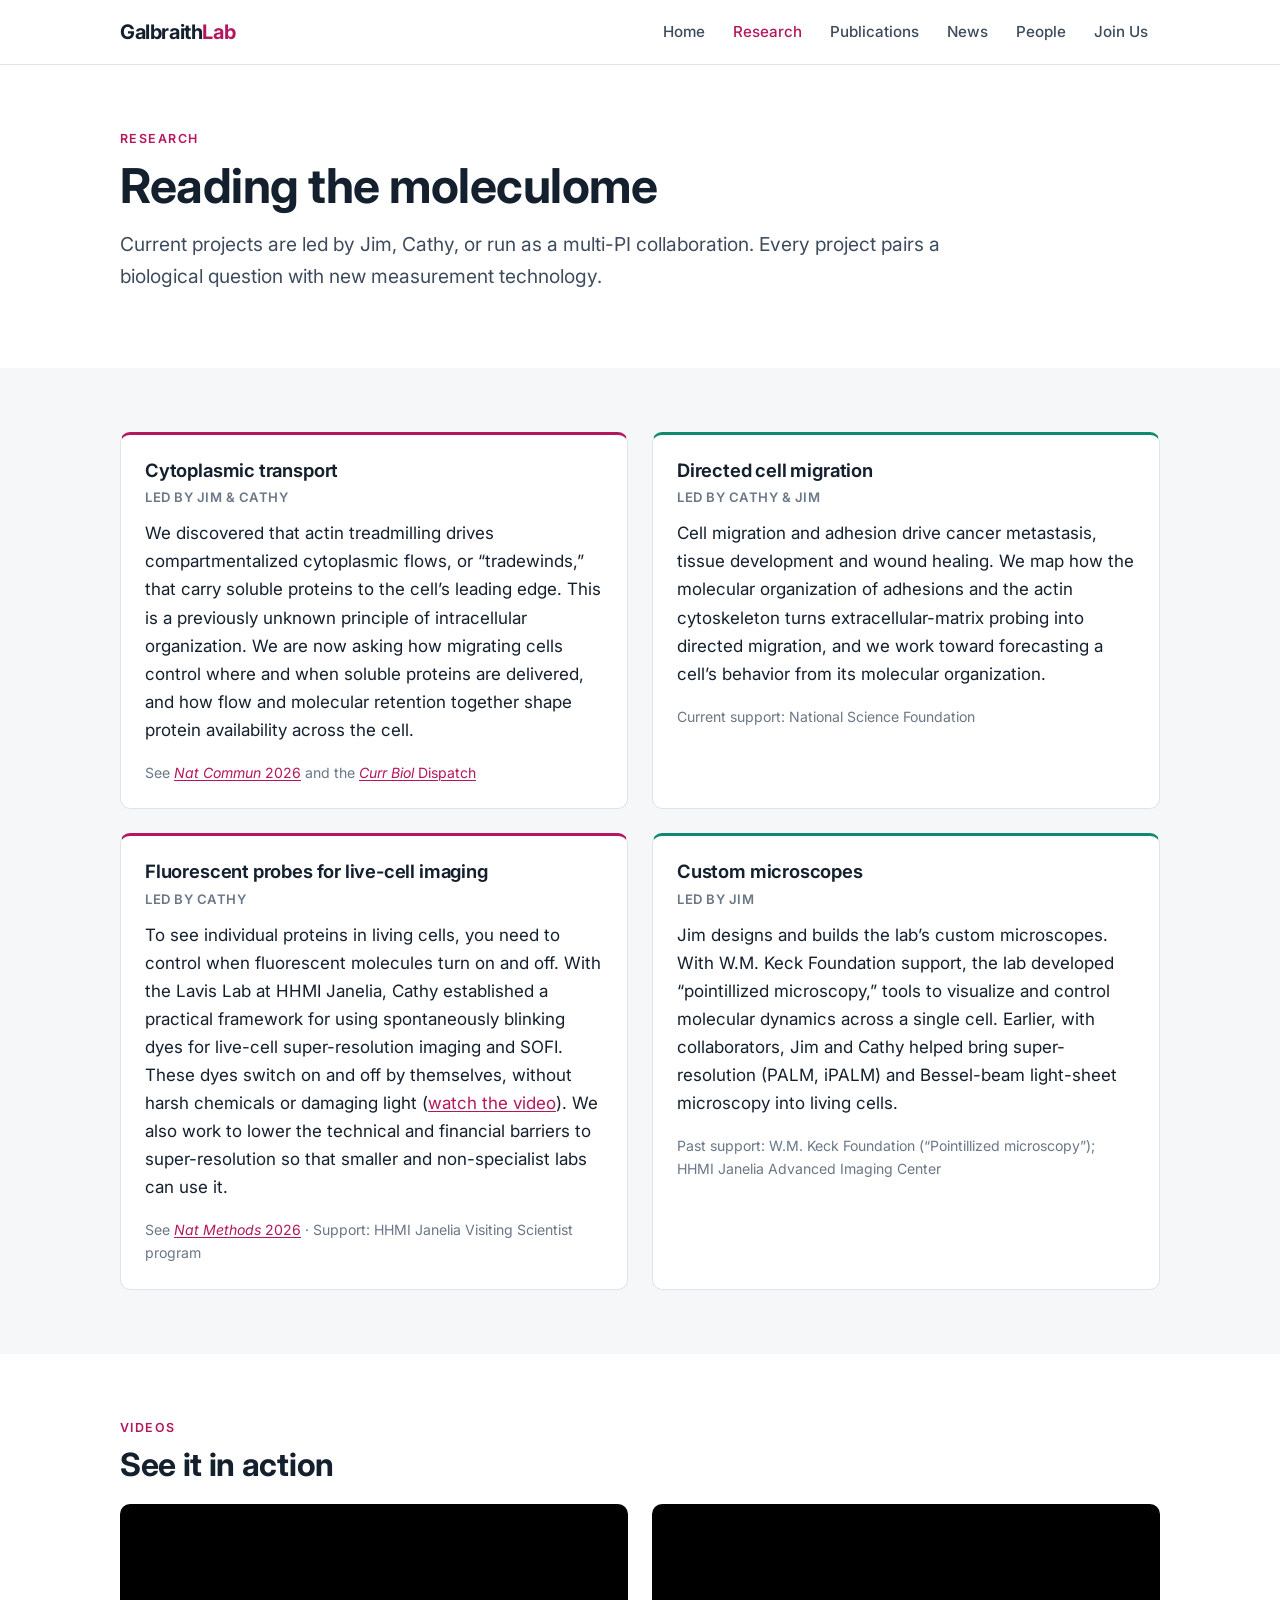
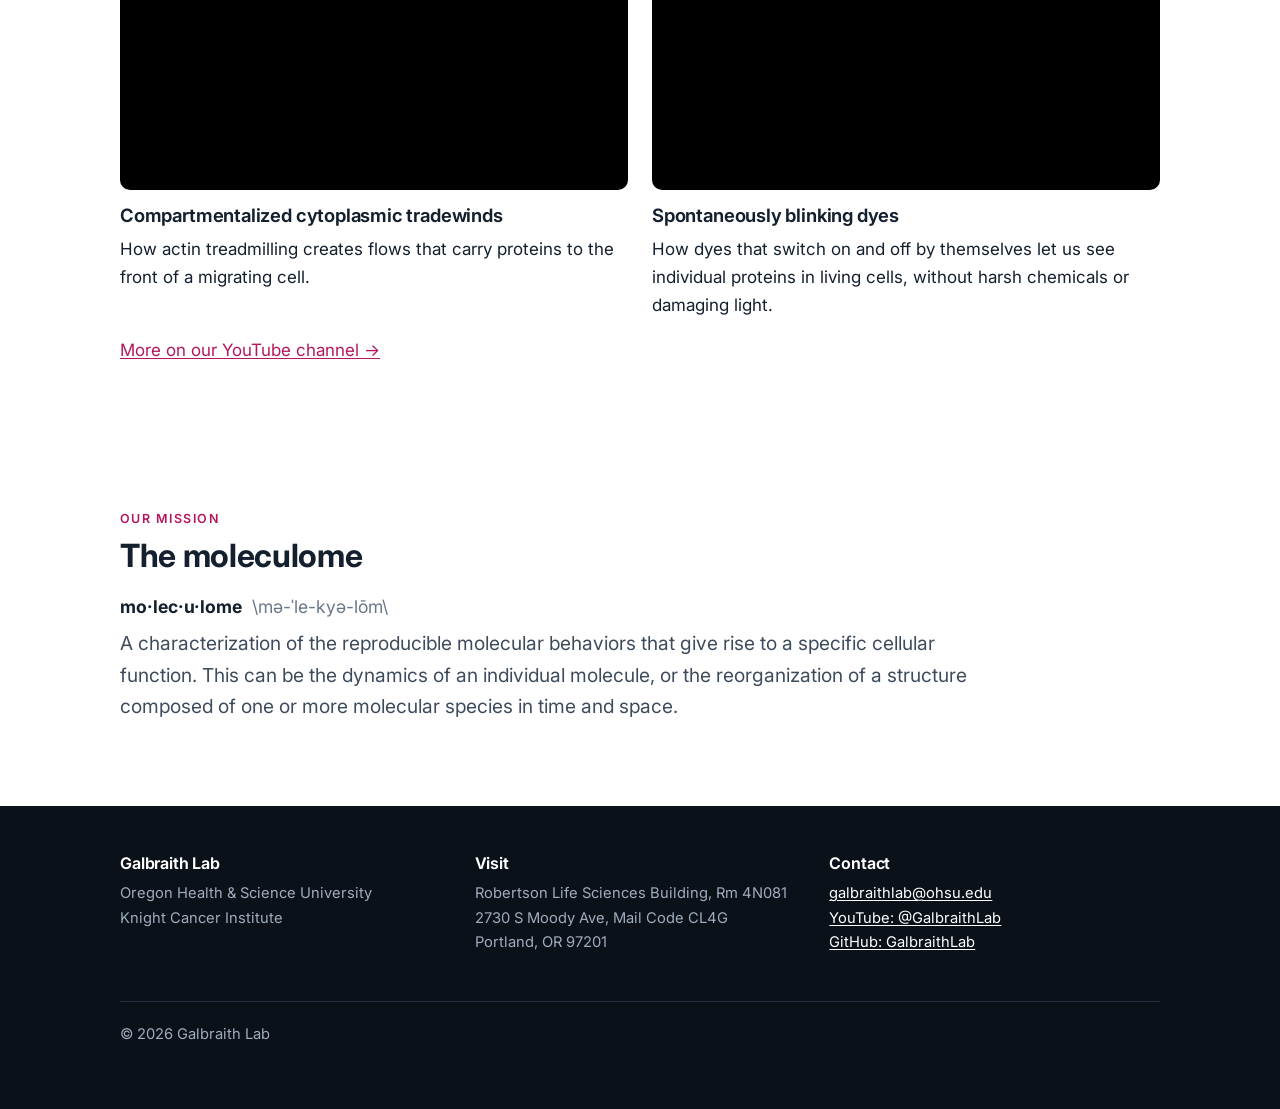
<file: research.html>
<!doctype html>
<html lang="en">
<head>
  <meta charset="utf-8">
  <meta name="viewport" content="width=device-width, initial-scale=1">
  <title>Research · Galbraith Lab</title>
  <meta name="description" content="Research in the Galbraith Lab: cytoplasmic transport, directed cell migration, fluorescent probes for live-cell imaging, and custom microscopes.">
  <link rel="preconnect" href="https://fonts.googleapis.com">
  <link rel="preconnect" href="https://fonts.gstatic.com" crossorigin>
  <link href="https://fonts.googleapis.com/css2?family=Inter:wght@400;500;600;700&display=swap" rel="stylesheet">
  <link rel="stylesheet" href="styles.css?v=10">
</head>
<body>
<header class="site-header">
  <div class="wrap">
    <a class="brand" href="index.html">Galbraith<span>Lab</span></a>
    <button class="nav-toggle" aria-controls="nav" aria-expanded="false">Menu</button>
    <nav class="nav" id="nav">
      <a href="index.html">Home</a>
      <a href="research.html" aria-current="page">Research</a>
      <a href="publications.html">Publications</a>
      <a href="news.html">News</a>
      <a href="people.html">People</a>
      <a href="join.html">Join Us</a>
    </nav>
  </div>
</header>

<main>
  <section class="section page-hero">
    <div class="wrap">
      <div class="eyebrow">Research</div>
      <h1>Reading the moleculome</h1>
      <p class="lede">Current projects are led by Jim, Cathy, or run as a multi-PI collaboration. Every project pairs a biological question with new measurement technology.</p>
    </div>
  </section>

  <section class="section alt">
    <div class="wrap">
      <div class="grid grid-2">
        <article class="card research-card">
          <h3>Cytoplasmic transport</h3>
          <p class="leads">Led by Jim &amp; Cathy</p>
          <p>We discovered that actin treadmilling drives compartmentalized cytoplasmic flows, or “tradewinds,” that carry soluble proteins to the cell’s leading edge. This is a previously unknown principle of intracellular organization. We are now asking how migrating cells control where and when soluble proteins are delivered, and how flow and molecular retention together shape protein availability across the cell.</p>
          <p class="funding">See <a href="https://doi.org/10.1038/s41467-026-70688-6"><i>Nat Commun</i> 2026</a> and the <a href="https://doi.org/10.1016/j.cub.2026.05.040"><i>Curr Biol</i> Dispatch</a></p>
        </article>
        <article class="card research-card">
          <h3>Directed cell migration</h3>
          <p class="leads">Led by Cathy &amp; Jim</p>
          <p>Cell migration and adhesion drive cancer metastasis, tissue development and wound healing. We map how the molecular organization of adhesions and the actin cytoskeleton turns extracellular-matrix probing into directed migration, and we work toward forecasting a cell’s behavior from its molecular organization.</p>
          <p class="funding">Current support: National Science Foundation</p>
        </article>
        <article class="card research-card">
          <h3>Fluorescent probes for live-cell imaging</h3>
          <p class="leads">Led by Cathy</p>
          <p>To see individual proteins in living cells, you need to control when fluorescent molecules turn on and off. With the Lavis Lab at HHMI Janelia, Cathy established a practical framework for using spontaneously blinking dyes for live-cell super-resolution imaging and SOFI. These dyes switch on and off by themselves, without harsh chemicals or damaging light (<a href="https://www.youtube.com/watch?v=coL69JX6J34">watch the video</a>). We also work to lower the technical and financial barriers to super-resolution so that smaller and non-specialist labs can use it.</p>
          <p class="funding">See <a href="https://doi.org/10.1038/s41592-026-03062-5"><i>Nat Methods</i> 2026</a> · Support: HHMI Janelia Visiting Scientist program</p>
        </article>
        <article class="card research-card">
          <h3>Custom microscopes</h3>
          <p class="leads">Led by Jim</p>
          <p>Jim designs and builds the lab’s custom microscopes. With W.M. Keck Foundation support, the lab developed “pointillized microscopy,” tools to visualize and control molecular dynamics across a single cell. Earlier, with collaborators, Jim and Cathy helped bring super-resolution (PALM, iPALM) and Bessel-beam light-sheet microscopy into living cells.</p>
          <p class="funding">Past support: W.M. Keck Foundation (“Pointillized microscopy”); HHMI Janelia Advanced Imaging Center</p>
        </article>
      </div>
    </div>
  </section>

  <section class="section">
    <div class="wrap">
      <div id="videos">
        <div class="eyebrow">Videos</div>
        <h2>See it in action</h2>
        <div class="grid grid-2" style="margin-top:20px">
          <div>
            <div class="video"><iframe src="https://www.youtube-nocookie.com/embed/RQwMHwYDuhE" title="Compartmentalized Cytoplasmic Tradewinds" loading="lazy" allow="accelerometer; encrypted-media; gyroscope; picture-in-picture" allowfullscreen></iframe></div>
            <h3 style="margin-top:14px">Compartmentalized cytoplasmic tradewinds</h3>
            <p>How actin treadmilling creates flows that carry proteins to the front of a migrating cell.</p>
          </div>
          <div>
            <div class="video"><iframe src="https://www.youtube-nocookie.com/embed/coL69JX6J34" title="Spontaneously blinking dyes for super-resolution imaging" loading="lazy" allow="accelerometer; encrypted-media; gyroscope; picture-in-picture" allowfullscreen></iframe></div>
            <h3 style="margin-top:14px">Spontaneously blinking dyes</h3>
            <p>How dyes that switch on and off by themselves let us see individual proteins in living cells, without harsh chemicals or damaging light.</p>
          </div>
        </div>
        <p><a href="https://www.youtube.com/@GalbraithLab">More on our YouTube channel →</a></p>
      </div>
    </div>
  </section>

  <section class="section">
    <div class="wrap">
      <div class="eyebrow">Our mission</div>
      <h2>The moleculome</h2>
      <p style="font-size:1.1rem;color:var(--muted);margin-bottom:.4em"><b style="color:var(--ink)">mo·lec·u·lome</b> &nbsp;\mə-ˈle-kyə-lōm\</p>
      <p class="lede">A characterization of the reproducible molecular behaviors that give rise to a specific cellular function. This can be the dynamics of an individual molecule, or the reorganization of a structure composed of one or more molecular species in time and space.</p>
    </div>
  </section>
</main>

<footer class="site-footer">
  <div class="wrap">
    <div class="grid">
      <div><h3>Galbraith Lab</h3><p>Oregon Health &amp; Science University<br>Knight Cancer Institute</p></div>
      <div><h3>Visit</h3><p>Robertson Life Sciences Building, Rm 4N081<br>2730 S Moody Ave, Mail Code CL4G<br>Portland, OR 97201</p></div>
      <div><h3>Contact</h3><p><a href="mailto:galbraithlab@ohsu.edu">galbraithlab@ohsu.edu</a><br><a href="https://www.youtube.com/@GalbraithLab">YouTube: @GalbraithLab</a><br><a href="https://github.com/GalbraithLab">GitHub: GalbraithLab</a></p></div>
    </div>
    <p class="copy">© <span data-year>2026</span> Galbraith Lab</p>
  </div>
</footer>
<script src="site.js?v=2"></script>
</body>
</html>
</file>
<file: styles.css>
/* Galbraith Lab — shared styles */
:root {
  --ink: #14202e;
  --ink-soft: #3d4b5c;
  --muted: #6a7787;
  --line: #dfe4ea;
  --bg: #ffffff;
  --bg-alt: #f5f7f9;
  --accent: #b5175e;      /* magenta fluorophore */
  --accent-2: #0f8a6d;    /* green fluorophore */
  --hero-bg: #0b1119;
  --max: 1080px;
  --radius: 10px;
}

* { box-sizing: border-box; }
html { -webkit-text-size-adjust: 100%; }
body {
  margin: 0;
  background: var(--bg);
  color: var(--ink);
  font: 17px/1.65 "Inter", system-ui, -apple-system, "Segoe UI", sans-serif;
}
img { max-width: 100%; height: auto; }
a { color: var(--accent); text-decoration-thickness: 1px; text-underline-offset: 2px; }
a:hover { color: var(--ink); }
h1, h2, h3 { line-height: 1.2; margin: 0 0 .5em; letter-spacing: -0.01em; }
h1 { font-size: clamp(2rem, 5vw, 3rem); font-weight: 700; }
h2 { font-size: clamp(1.5rem, 3.2vw, 2rem); font-weight: 700; }
h3 { font-size: 1.15rem; font-weight: 650; }
p { margin: 0 0 1em; }

.wrap { max-width: var(--max); margin: 0 auto; padding: 0 20px; }
.section { padding: 64px 0; }
.section.alt { background: var(--bg-alt); }
.eyebrow {
  font-size: .78rem; font-weight: 600; letter-spacing: .12em; text-transform: uppercase;
  color: var(--accent); margin-bottom: .6em;
}
.lede { font-size: 1.2rem; color: var(--ink-soft); max-width: 46em; }

/* ---------- Header ---------- */
.site-header {
  position: sticky; top: 0; z-index: 10;
  background: rgba(255,255,255,.95); backdrop-filter: blur(8px);
  border-bottom: 1px solid var(--line);
}
.site-header .wrap { display: flex; align-items: center; justify-content: space-between; height: 64px; }
.brand { font-weight: 700; font-size: 1.25rem; color: var(--ink); text-decoration: none; letter-spacing: -0.02em; }
.brand span { color: var(--accent); }
.nav { display: flex; gap: 4px; }
.nav a {
  color: var(--ink-soft); text-decoration: none; font-size: .95rem; font-weight: 500;
  padding: 8px 12px; border-radius: 6px;
}
.nav a:hover { background: var(--bg-alt); color: var(--ink); }
.nav a[aria-current="page"] { color: var(--accent); }
.nav-toggle {
  display: none; background: none; border: 1px solid var(--line); border-radius: 6px;
  padding: 6px 10px; font: inherit; font-size: .9rem; color: var(--ink); cursor: pointer;
}
@media (max-width: 760px) {
  .nav-toggle { display: block; }
  .nav {
    display: none; position: absolute; top: 64px; left: 0; right: 0;
    flex-direction: column; gap: 0; background: #fff; border-bottom: 1px solid var(--line);
    padding: 8px 12px 16px;
  }
  .nav.open { display: flex; }
  .nav a { padding: 12px; }
}

/* ---------- Hero ---------- */
.hero {
  position: relative; overflow: hidden;
  background: var(--hero-bg); color: #fff;
  padding: 96px 0 88px;
}
.hero canvas { position: absolute; inset: 0; width: 100%; height: 100%; opacity: .9; }
.hero .wrap { position: relative; }
.hero-img {
  position: absolute; top: 0; right: 0; bottom: 0; width: 50%;
  background: url(images/hero-ipalm.jpg?v=4) right center / cover no-repeat;
  -webkit-mask-image: linear-gradient(to right, transparent 0%, rgba(0,0,0,.7) 25%, #000 50%);
          mask-image: linear-gradient(to right, transparent 0%, rgba(0,0,0,.7) 25%, #000 50%);
}
.hero .hero-credit { font-size: .78rem; color: #8d9aab; max-width: 30em; margin: 28px 0 0; }
.hero .hero-credit a { color: #c9d3de; }
@media (max-width: 760px) {
  .hero-img { width: 100%; opacity: .35; -webkit-mask-image: none; mask-image: none; }
}
.hero h1 { max-width: 11em; }
.hero p { color: #c9d3de; font-size: 1.2rem; max-width: 30em; }
.hero .eyebrow { color: #ff7fb5; }
.page-hero { padding: 64px 0 56px; }
.page-hero h1 { margin-bottom: .3em; }

.btn {
  display: inline-block; padding: 11px 20px; border-radius: 8px; font-weight: 600; font-size: .95rem;
  text-decoration: none; background: var(--accent); color: #fff; margin: 8px 8px 0 0;
}
.btn:hover { background: #8f0f49; color: #fff; }
.btn.ghost { background: transparent; border: 1px solid rgba(255,255,255,.4); }
.btn.ghost:hover { background: rgba(255,255,255,.1); }

/* ---------- Cards / grids ---------- */
.grid { display: grid; gap: 24px; }
.grid-2 { grid-template-columns: repeat(2, minmax(0, 1fr)); }
@media (max-width: 700px) { .grid-2 { grid-template-columns: 1fr; } }

/* Outreach card */
.outreach-card { display: grid; grid-template-columns: 280px 1fr; gap: 36px; align-items: center; }
@media (max-width: 700px) { .outreach-card { grid-template-columns: 1fr; } }
a.play-tile { text-decoration: none; display: block; }
.play-tile-box {
  aspect-ratio: 16 / 9; border-radius: var(--radius); overflow: hidden;
  background: linear-gradient(135deg, #1a2e1a 0%, #0b1119 100%);
  display: flex; align-items: center; justify-content: center;
  cursor: pointer; transition: opacity .15s;
}
.outreach-tile { aspect-ratio: unset; height: 160px; }
a.play-tile:hover .play-tile-box { opacity: .85; }
.play-tile-inner { text-align: center; }
.play-tile-btn {
  display: inline-block; background: var(--accent); color: #fff;
  font-weight: 700; font-size: 1.1rem; padding: 10px 24px; border-radius: 8px;
  letter-spacing: .02em;
}
.grid-feature { grid-template-columns: 3fr 2fr; }
@media (max-width: 700px) { .grid-feature { grid-template-columns: 1fr; } }
.card.feature { border-top: 3px solid var(--accent); }
.card.feature h3 { font-size: 1.4rem; }
.grid-4 { grid-template-columns: repeat(auto-fit, minmax(230px, 1fr)); }
.card {
  background: #fff; border: 1px solid var(--line); border-radius: var(--radius);
  padding: 24px;
}
.card h3 a { color: var(--ink); text-decoration: none; }
.card h3 a:hover { color: var(--accent); }
.card .meta { font-size: .9rem; color: var(--muted); margin-bottom: .5em; }
.card .journal { font-style: italic; }
.tag {
  display: inline-block; font-size: .72rem; font-weight: 600; letter-spacing: .06em; text-transform: uppercase;
  padding: 3px 8px; border-radius: 4px; background: #fbe7f0; color: var(--accent); margin-bottom: 12px;
}
.tag.green { background: #e2f4ee; color: var(--accent-2); }
.research-card { border-top: 3px solid var(--accent); }
.research-card:nth-child(even) { border-top-color: var(--accent-2); }
.research-card .leads { font-size: .82rem; font-weight: 600; letter-spacing: .04em; text-transform: uppercase; color: var(--muted); margin: -.2em 0 .8em; }
.research-card .funding { font-size: .88rem; color: var(--muted); margin: 0; }

/* ---------- Video ---------- */
.video-row { display: grid; grid-template-columns: 3fr 2fr; gap: 32px; align-items: center; margin-top: 40px; }
.video { position: relative; aspect-ratio: 16 / 9; border-radius: var(--radius); overflow: hidden; background: #000; }
.video iframe { position: absolute; inset: 0; width: 100%; height: 100%; border: 0; }
@media (max-width: 700px) { .video-row { grid-template-columns: 1fr; gap: 16px; } }

/* ---------- People ---------- */
.pi { display: grid; grid-template-columns: 120px 1fr; gap: 24px; align-items: start; }
.avatar {
  width: 120px; height: 120px; border-radius: 50%;
  background: linear-gradient(135deg, var(--accent), #5a2a8a);
  color: #fff; display: grid; place-items: center; font-size: 2.2rem; font-weight: 700; object-fit: cover;
}
.pi:nth-of-type(2) .avatar { background: linear-gradient(135deg, var(--accent-2), #1c4f8a); }
.pi .role { color: var(--muted); font-size: .95rem; margin-bottom: .8em; }
@media (max-width: 560px) {
  .pi { grid-template-columns: 1fr; }
  .avatar { width: 96px; height: 96px; font-size: 1.8rem; }
}
.alumni { columns: 2 300px; column-gap: 40px; padding: 0; list-style: none; margin: 0; }
.alumni li { break-inside: avoid; margin-bottom: 18px; font-size: .95rem; color: var(--ink-soft); }
.alumni strong { color: var(--ink); display: block; }

/* ---------- News ---------- */
.news { list-style: none; padding: 0; margin: 0; }
.news li {
  display: grid; grid-template-columns: 130px 1fr; gap: 20px;
  padding: 18px 0; border-bottom: 1px solid var(--line);
}
.news li:last-child { border-bottom: 0; }
.news time { font-weight: 600; color: var(--accent); font-size: .92rem; }
.news p { margin: 0; }
@media (max-width: 560px) { .news li { grid-template-columns: 1fr; gap: 4px; } }

/* ---------- Publications ---------- */
.pub-tools { display: flex; gap: 12px; flex-wrap: wrap; margin-bottom: 8px; }
.pub-tools input {
  flex: 1 1 260px; font: inherit; font-size: .95rem; padding: 10px 14px;
  border: 1px solid var(--line); border-radius: 8px;
}
.year { font-size: 1.1rem; color: var(--muted); border-bottom: 1px solid var(--line); padding-bottom: 6px; margin: 40px 0 8px; }
.pub { padding: 14px 0; }
.pub .title { font-weight: 600; display: block; }
.pub .authors { color: var(--ink-soft); font-size: .93rem; }
.pub .authors b { color: var(--ink); }
.pub .cite { font-size: .9rem; color: var(--muted); }
.pub .cite i { color: var(--ink-soft); }
.pub .links a { font-size: .85rem; margin-right: 12px; }
.pub .note { font-size: .85rem; color: var(--ink-soft); background: var(--bg-alt); border-left: 3px solid var(--accent-2); padding: 6px 10px; margin-top: 6px; }
.pub.hidden, .year.hidden { display: none; }

/* ---------- Footer ---------- */
.site-footer { background: var(--hero-bg); color: #9fadbd; padding: 48px 0; font-size: .92rem; }
.site-footer a { color: #fff; }
.site-footer .grid { grid-template-columns: repeat(auto-fit, minmax(220px, 1fr)); }
.site-footer h3 { color: #fff; font-size: 1rem; }
.site-footer .copy { margin-top: 32px; padding-top: 20px; border-top: 1px solid #243041; }

/* Keep anchor targets clear of the sticky header */
[id] { scroll-margin-top: 80px; }
</file>
